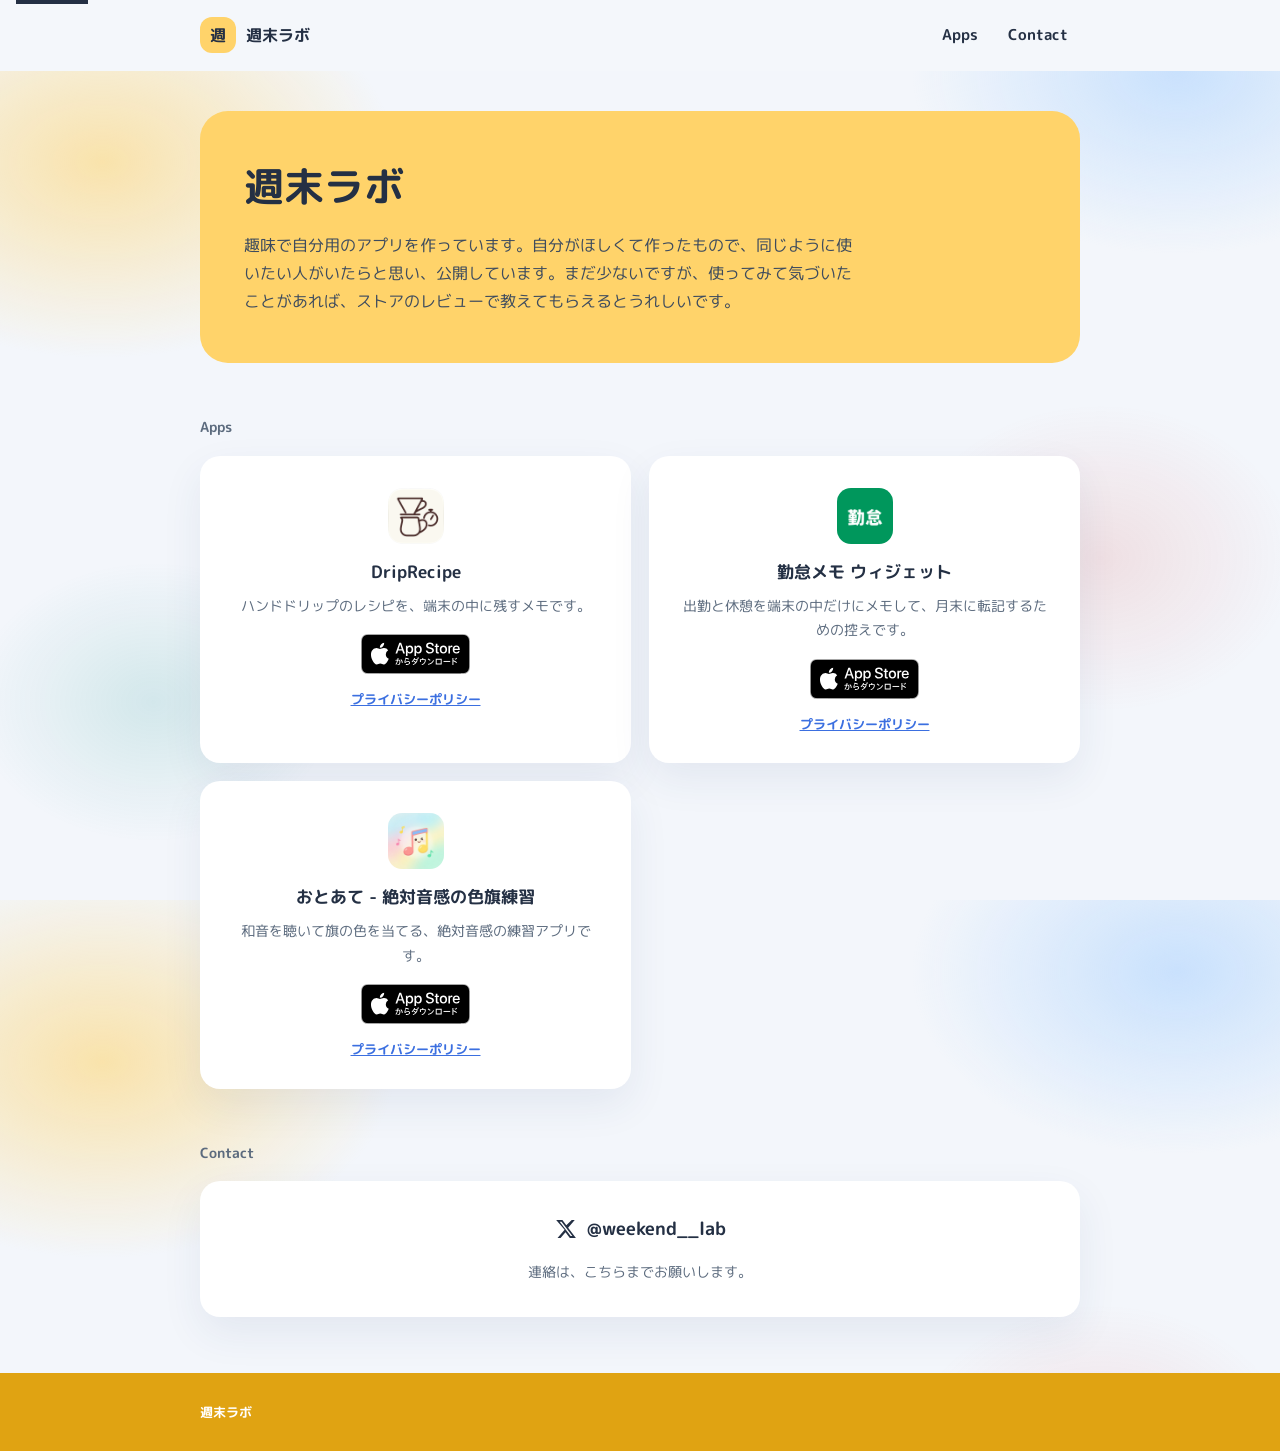
<file: index.html>
<!doctype html>
<html lang="ja">
  <head>
    <meta charset="utf-8" />
    <meta name="viewport" content="width=device-width, initial-scale=1" />
    <title>週末ラボ</title>
    <meta
      name="description"
      content="週末ラボ が個人で作っているアプリの紹介とサポートです。自分が使いたくて作ったものを公開しています。"
    />
    <link rel="icon" href="favicon.svg" type="image/svg+xml" />
    <link rel="preconnect" href="https://fonts.googleapis.com" />
    <link rel="preconnect" href="https://fonts.gstatic.com" crossorigin />
    <link
      href="https://fonts.googleapis.com/css2?family=M+PLUS+Rounded+1c:wght@400;500;700&display=swap"
      rel="stylesheet"
    />
    <link rel="stylesheet" href="css/site.css" />
  </head>
  <body>
    <a class="skip" href="#main">本文へ</a>
    <header class="nav">
      <a class="brand" href="index.html">
        <span class="brand-mark">週</span>
        週末ラボ
      </a>
      <nav class="nav-links" aria-label="サイト">
        <a href="#apps">Apps</a>
        <a href="#contact">Contact</a>
      </nav>
    </header>
    <main id="main" class="wrap">
      <section class="hero" id="about">
        <h1>週末ラボ</h1>
        <p class="lede">
          趣味で自分用のアプリを作っています。自分がほしくて作ったもので、同じように使いたい人がいたらと思い、公開しています。まだ少ないですが、使ってみて気づいたことがあれば、ストアのレビューで教えてもらえるとうれしいです。
        </p>
      </section>

      <p class="section-label" id="apps"><span>Apps</span></p>
      <div class="app-grid" data-app-grid></div>
      <p class="section-label" id="contact"><span>Contact</span></p>
      <section class="contact-card">
        <a class="contact-x" href="https://x.com/weekend__lab">
          <svg viewBox="0 0 24 24" aria-hidden="true">
            <path d="M18.244 2.25h3.308l-7.227 8.26 8.502 11.24H16.17l-4.714-6.231-5.401 6.231H2.744l7.727-8.835L1.254 2.25H8.08l4.253 5.622L18.244 2.25zm-1.161 17.52h1.833L7.084 4.126H5.117L17.083 19.77z" />
          </svg>
          <span>@weekend__lab</span>
        </a>
        <p>連絡は、こちらまでお願いします。</p>
      </section>
      <noscript>
        <p>アプリのカードを表示するには JavaScript を有効にしてください。</p>
        <p>
          <a href="driprecipe/">DripRecipe</a> ·
          <a href="kintai/">勤怠メモ ウィジェット</a> ·
          <a href="otoate/">おとあて - 絶対音感の色旗練習</a>
        </p>
      </noscript>
    </main>
    <footer class="site-footer">
      <div>
        <strong>週末ラボ</strong>
      </div>
    </footer>
    <script src="js/apps.js"></script>
  </body>
</html>
</file>
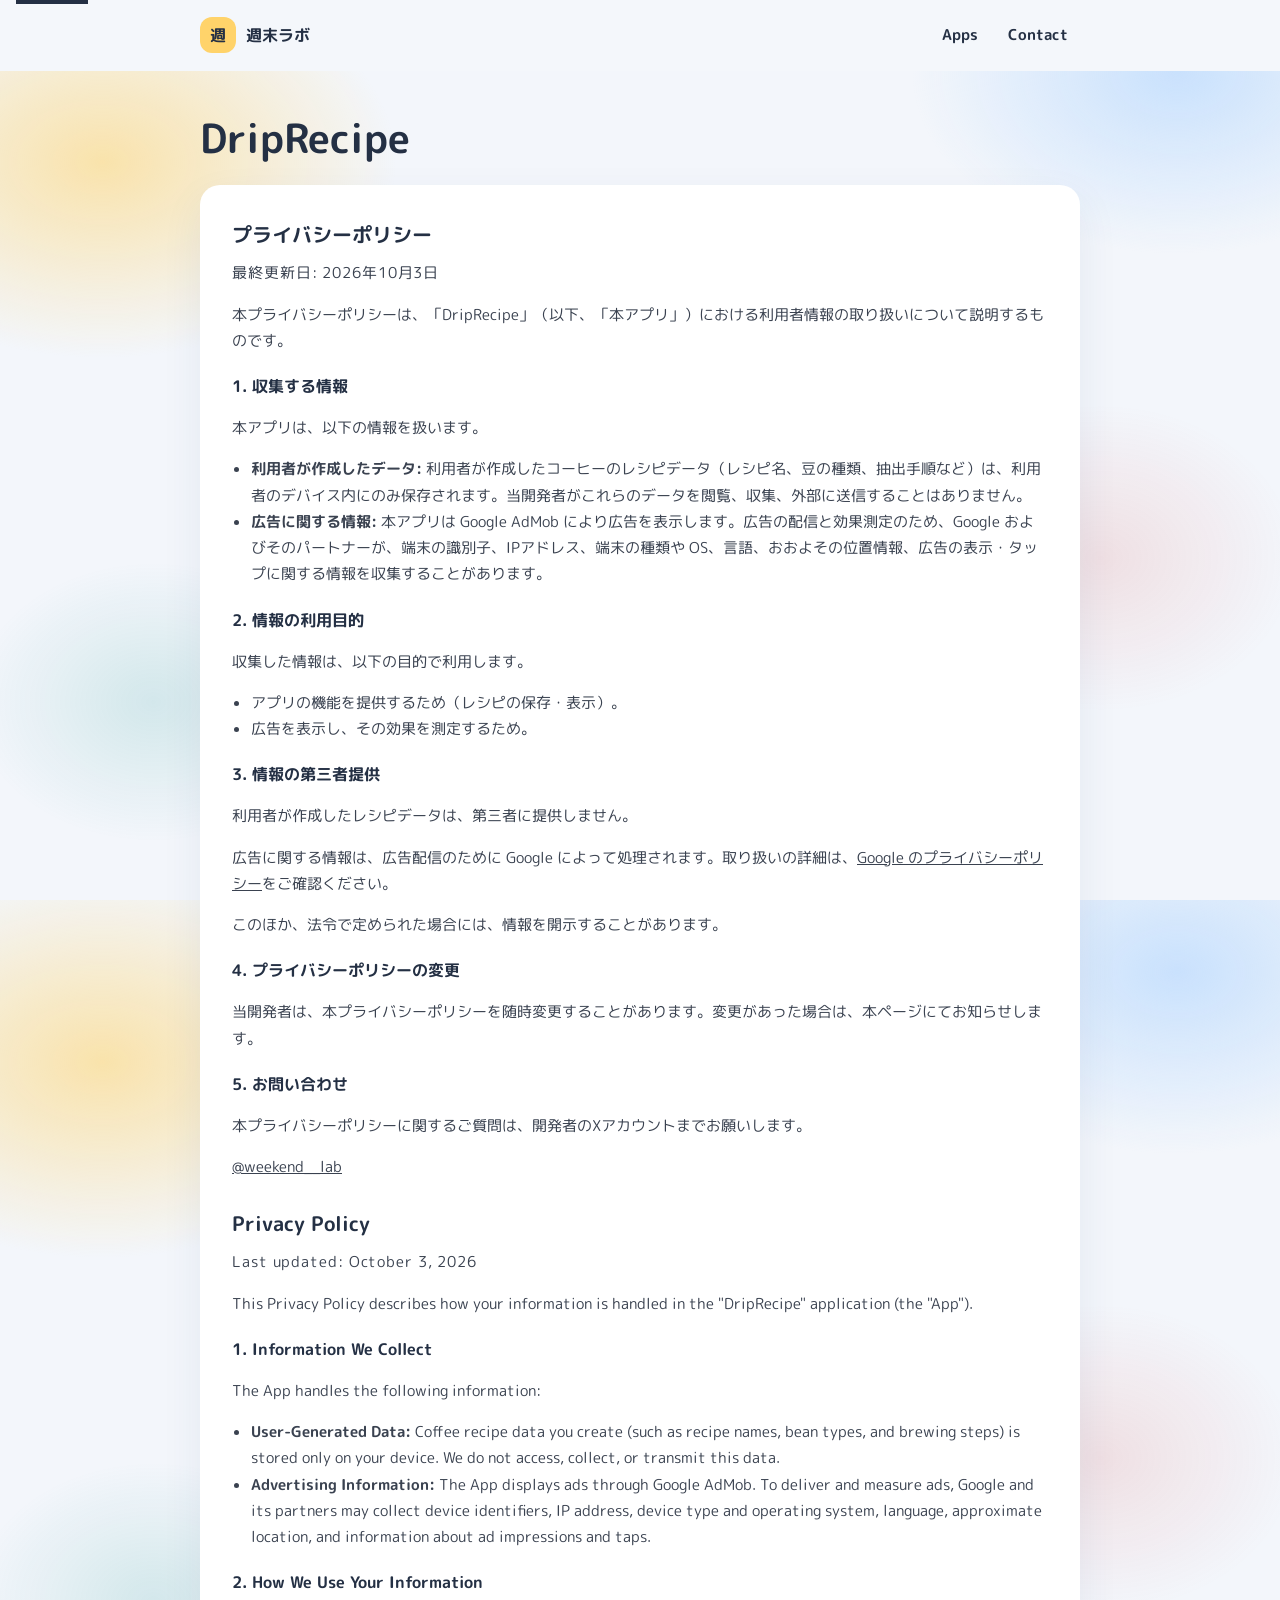
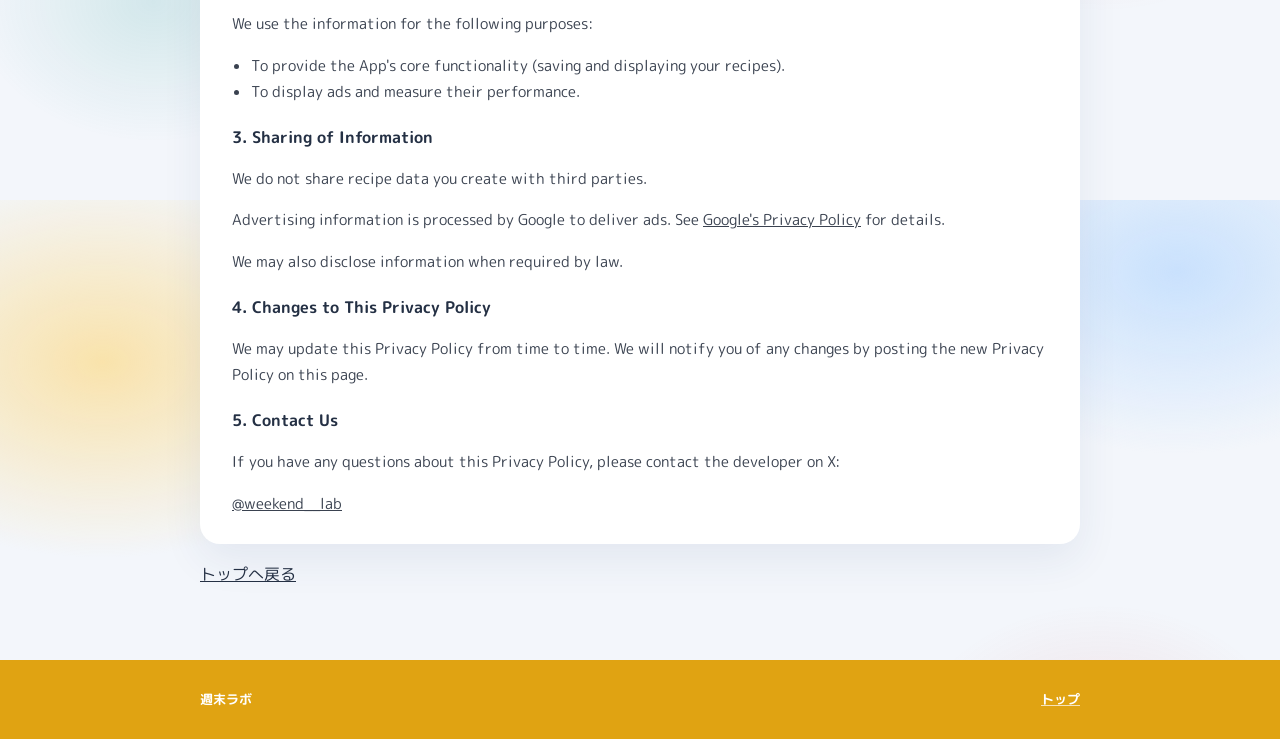
<file: driprecipe/index.html>
<!doctype html>
<html lang="ja">
  <head>
    <meta charset="utf-8" />
    <meta name="viewport" content="width=device-width, initial-scale=1" />
    <title>DripRecipe — 週末ラボ</title>
    <meta name="description" content="DripRecipe のプライバシーポリシーです。" />
    <link rel="icon" href="../favicon.svg" type="image/svg+xml" />
    <link rel="preconnect" href="https://fonts.googleapis.com" />
    <link rel="preconnect" href="https://fonts.gstatic.com" crossorigin />
    <link
      href="https://fonts.googleapis.com/css2?family=M+PLUS+Rounded+1c:wght@400;500;700&display=swap"
      rel="stylesheet"
    />
    <link rel="stylesheet" href="../css/site.css" />
  </head>
  <body>
    <a class="skip" href="#main">本文へ</a>
    <header class="nav">
      <a class="brand" href="../index.html">
        <span class="brand-mark">週</span>
        週末ラボ
      </a>
      <nav class="nav-links" aria-label="サイト">
        <a href="../index.html#apps">Apps</a>
        <a href="../index.html#contact">Contact</a>
      </nav>
    </header>
    <main id="main" class="wrap">
      <h1>DripRecipe</h1>
      <article class="doc-block" id="privacy">
        <h2>プライバシーポリシー</h2>
        <p class="meta-line">最終更新日: 2026年10月3日</p>
        <p>本プライバシーポリシーは、「DripRecipe」（以下、「本アプリ」）における利用者情報の取り扱いについて説明するものです。</p>
        <h3>1. 収集する情報</h3>
        <p>本アプリは、以下の情報を扱います。</p>
        <ul>
          <li><strong>利用者が作成したデータ:</strong> 利用者が作成したコーヒーのレシピデータ（レシピ名、豆の種類、抽出手順など）は、利用者のデバイス内にのみ保存されます。当開発者がこれらのデータを閲覧、収集、外部に送信することはありません。</li>
          <li><strong>広告に関する情報:</strong> 本アプリは Google AdMob により広告を表示します。広告の配信と効果測定のため、Google およびそのパートナーが、端末の識別子、IPアドレス、端末の種類や OS、言語、おおよその位置情報、広告の表示・タップに関する情報を収集することがあります。</li>
        </ul>
        <h3>2. 情報の利用目的</h3>
        <p>収集した情報は、以下の目的で利用します。</p>
        <ul>
          <li>アプリの機能を提供するため（レシピの保存・表示）。</li>
          <li>広告を表示し、その効果を測定するため。</li>
        </ul>
        <h3>3. 情報の第三者提供</h3>
        <p>利用者が作成したレシピデータは、第三者に提供しません。</p>
        <p>広告に関する情報は、広告配信のために Google によって処理されます。取り扱いの詳細は、<a href="https://policies.google.com/privacy">Google のプライバシーポリシー</a>をご確認ください。</p>
        <p>このほか、法令で定められた場合には、情報を開示することがあります。</p>
        <h3>4. プライバシーポリシーの変更</h3>
        <p>当開発者は、本プライバシーポリシーを随時変更することがあります。変更があった場合は、本ページにてお知らせします。</p>
        <h3>5. お問い合わせ</h3>
        <p>本プライバシーポリシーに関するご質問は、開発者のXアカウントまでお願いします。</p>
        <p><a href="https://x.com/weekend__lab">@weekend__lab</a></p>
        <h2>Privacy Policy</h2>
        <p class="meta-line">Last updated: October 3, 2026</p>
        <p>This Privacy Policy describes how your information is handled in the "DripRecipe" application (the "App").</p>
        <h3>1. Information We Collect</h3>
        <p>The App handles the following information:</p>
        <ul>
          <li><strong>User-Generated Data:</strong> Coffee recipe data you create (such as recipe names, bean types, and brewing steps) is stored only on your device. We do not access, collect, or transmit this data.</li>
          <li><strong>Advertising Information:</strong> The App displays ads through Google AdMob. To deliver and measure ads, Google and its partners may collect device identifiers, IP address, device type and operating system, language, approximate location, and information about ad impressions and taps.</li>
        </ul>
        <h3>2. How We Use Your Information</h3>
        <p>We use the information for the following purposes:</p>
        <ul>
          <li>To provide the App's core functionality (saving and displaying your recipes).</li>
          <li>To display ads and measure their performance.</li>
        </ul>
        <h3>3. Sharing of Information</h3>
        <p>We do not share recipe data you create with third parties.</p>
        <p>Advertising information is processed by Google to deliver ads. See <a href="https://policies.google.com/privacy">Google's Privacy Policy</a> for details.</p>
        <p>We may also disclose information when required by law.</p>
        <h3>4. Changes to This Privacy Policy</h3>
        <p>We may update this Privacy Policy from time to time. We will notify you of any changes by posting the new Privacy Policy on this page.</p>
        <h3>5. Contact Us</h3>
        <p>If you have any questions about this Privacy Policy, please contact the developer on X:</p>
        <p><a href="https://x.com/weekend__lab">@weekend__lab</a></p>
      </article>
      <p><a href="../index.html">トップへ戻る</a></p>
    </main>
    <footer class="site-footer">
      <div><strong>週末ラボ</strong></div>
      <div class="footer-links"><a href="../index.html">トップ</a></div>
    </footer>
  </body>
</html>
</file>
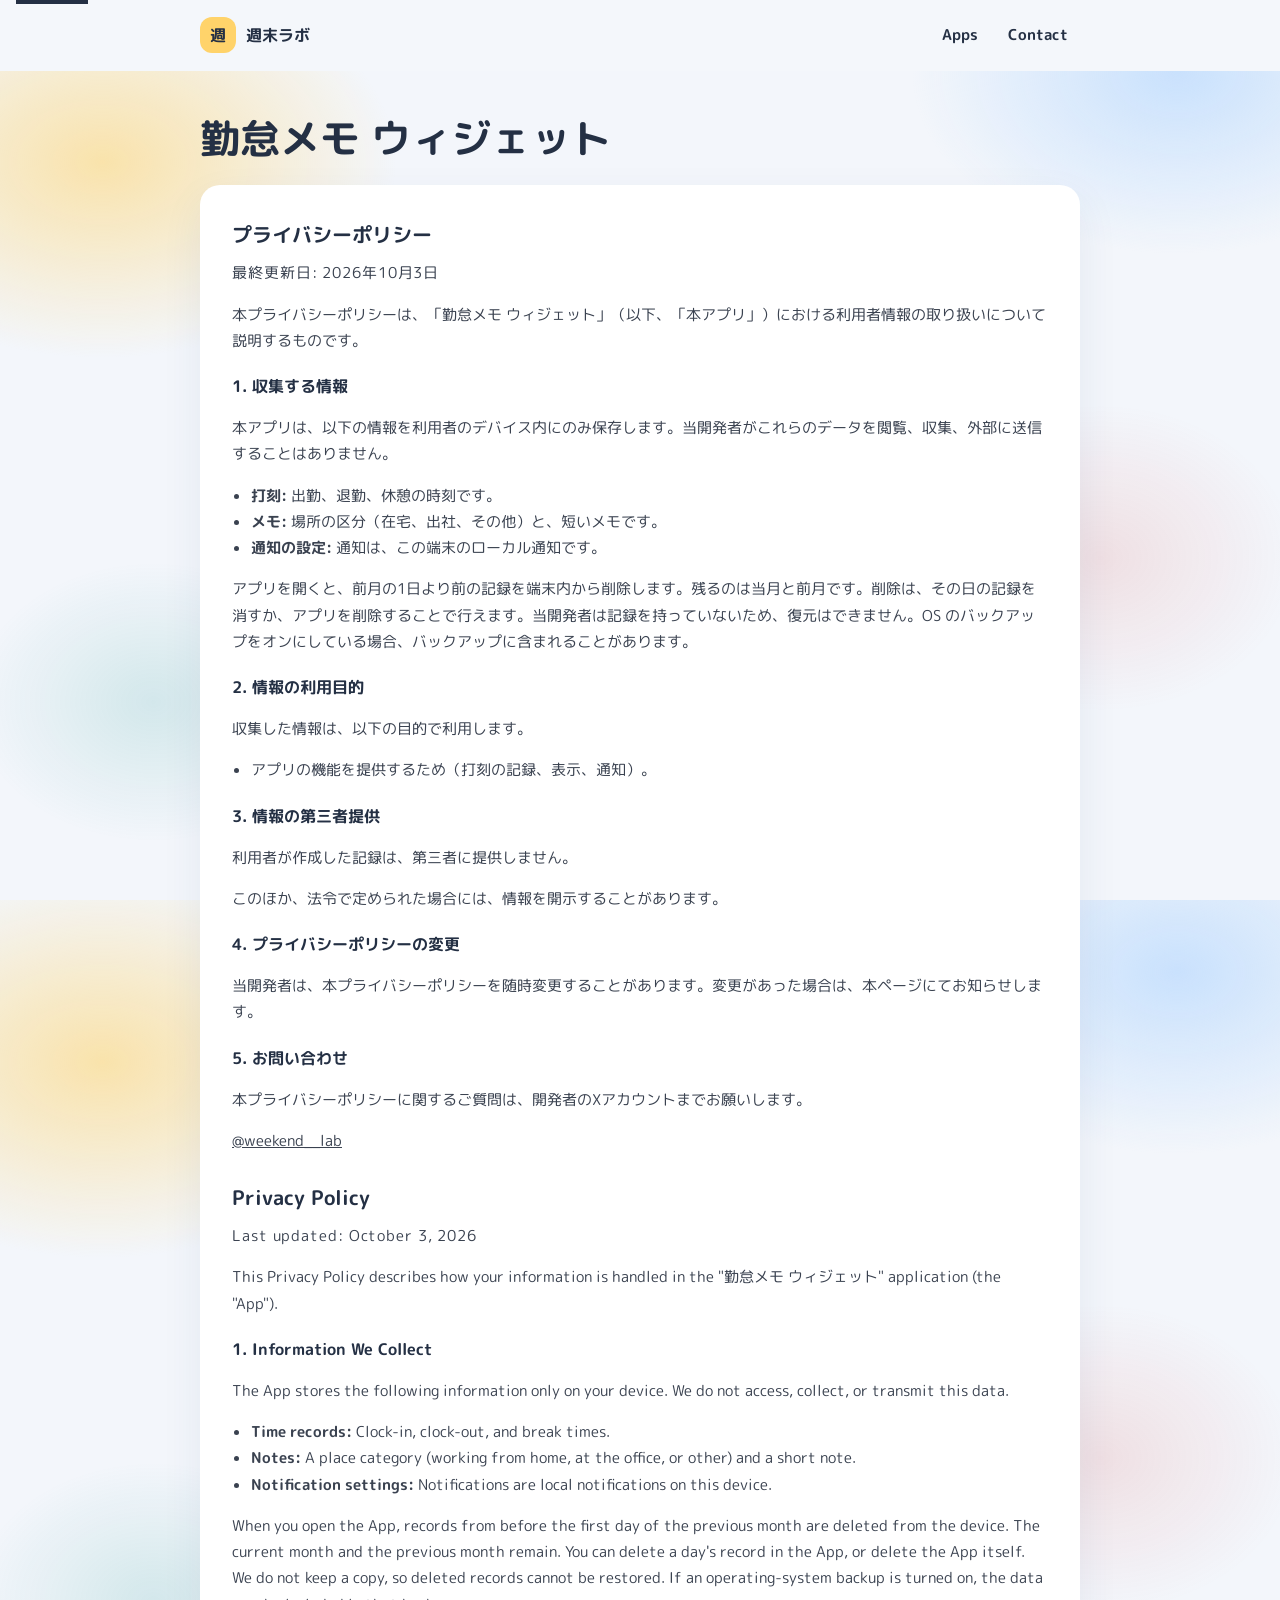
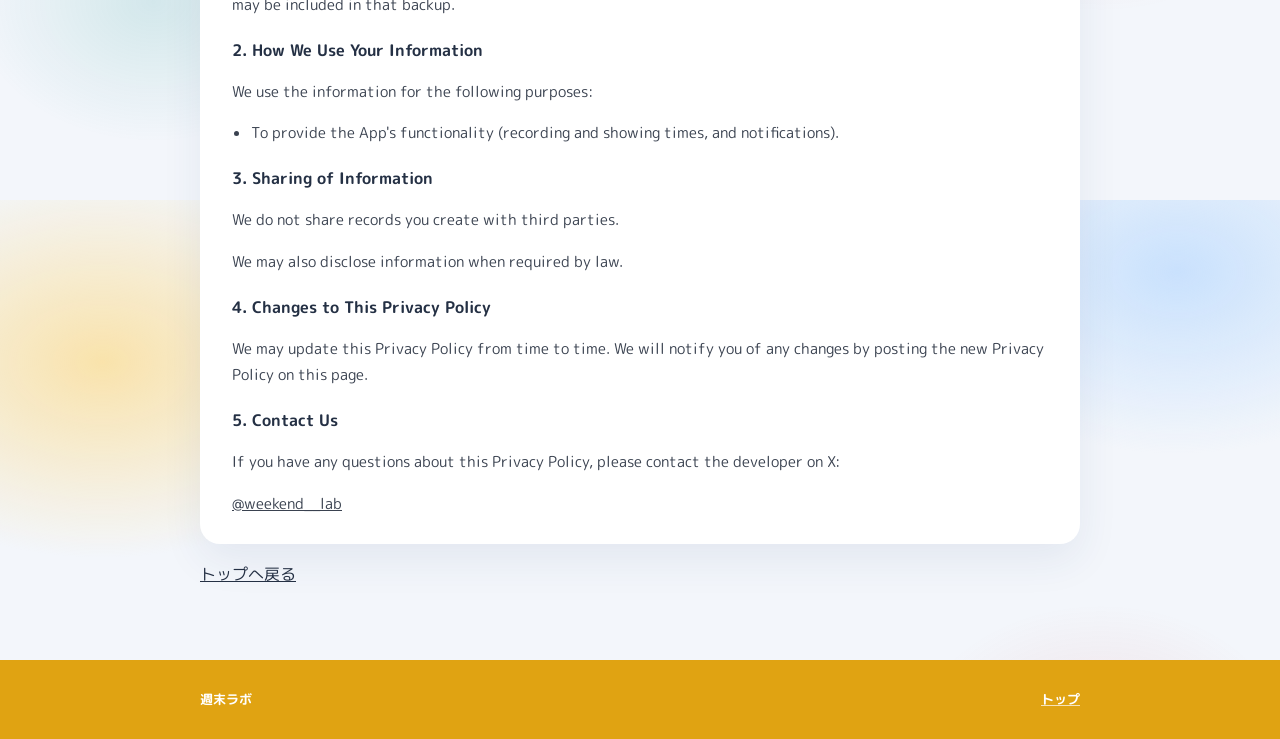
<file: kintai/index.html>
<!doctype html>
<html lang="ja">
  <head>
    <meta charset="utf-8" />
    <meta name="viewport" content="width=device-width, initial-scale=1" />
    <title>勤怠メモ ウィジェット — 週末ラボ</title>
    <meta name="description" content="勤怠メモ ウィジェットのプライバシーポリシーです。" />
    <link rel="icon" href="../favicon.svg" type="image/svg+xml" />
    <link rel="preconnect" href="https://fonts.googleapis.com" />
    <link rel="preconnect" href="https://fonts.gstatic.com" crossorigin />
    <link
      href="https://fonts.googleapis.com/css2?family=M+PLUS+Rounded+1c:wght@400;500;700&display=swap"
      rel="stylesheet"
    />
    <link rel="stylesheet" href="../css/site.css" />
  </head>
  <body>
    <a class="skip" href="#main">本文へ</a>
    <header class="nav">
      <a class="brand" href="../index.html">
        <span class="brand-mark">週</span>
        週末ラボ
      </a>
      <nav class="nav-links" aria-label="サイト">
        <a href="../index.html#apps">Apps</a>
        <a href="../index.html#contact">Contact</a>
      </nav>
    </header>
    <main id="main" class="wrap">
      <h1>勤怠メモ ウィジェット</h1>
      <article class="doc-block" id="privacy">
        <h2>プライバシーポリシー</h2>
        <p class="meta-line">最終更新日: 2026年10月3日</p>
        <p>本プライバシーポリシーは、「勤怠メモ ウィジェット」（以下、「本アプリ」）における利用者情報の取り扱いについて説明するものです。</p>
        <h3>1. 収集する情報</h3>
        <p>本アプリは、以下の情報を利用者のデバイス内にのみ保存します。当開発者がこれらのデータを閲覧、収集、外部に送信することはありません。</p>
        <ul>
          <li><strong>打刻:</strong> 出勤、退勤、休憩の時刻です。</li>
          <li><strong>メモ:</strong> 場所の区分（在宅、出社、その他）と、短いメモです。</li>
          <li><strong>通知の設定:</strong> 通知は、この端末のローカル通知です。</li>
        </ul>
        <p>アプリを開くと、前月の1日より前の記録を端末内から削除します。残るのは当月と前月です。削除は、その日の記録を消すか、アプリを削除することで行えます。当開発者は記録を持っていないため、復元はできません。OS のバックアップをオンにしている場合、バックアップに含まれることがあります。</p>
        <h3>2. 情報の利用目的</h3>
        <p>収集した情報は、以下の目的で利用します。</p>
        <ul>
          <li>アプリの機能を提供するため（打刻の記録、表示、通知）。</li>
        </ul>
        <h3>3. 情報の第三者提供</h3>
        <p>利用者が作成した記録は、第三者に提供しません。</p>
        <p>このほか、法令で定められた場合には、情報を開示することがあります。</p>
        <h3>4. プライバシーポリシーの変更</h3>
        <p>当開発者は、本プライバシーポリシーを随時変更することがあります。変更があった場合は、本ページにてお知らせします。</p>
        <h3>5. お問い合わせ</h3>
        <p>本プライバシーポリシーに関するご質問は、開発者のXアカウントまでお願いします。</p>
        <p><a href="https://x.com/weekend__lab">@weekend__lab</a></p>
        <h2>Privacy Policy</h2>
        <p class="meta-line">Last updated: October 3, 2026</p>
        <p>This Privacy Policy describes how your information is handled in the "勤怠メモ ウィジェット" application (the "App").</p>
        <h3>1. Information We Collect</h3>
        <p>The App stores the following information only on your device. We do not access, collect, or transmit this data.</p>
        <ul>
          <li><strong>Time records:</strong> Clock-in, clock-out, and break times.</li>
          <li><strong>Notes:</strong> A place category (working from home, at the office, or other) and a short note.</li>
          <li><strong>Notification settings:</strong> Notifications are local notifications on this device.</li>
        </ul>
        <p>When you open the App, records from before the first day of the previous month are deleted from the device. The current month and the previous month remain. You can delete a day's record in the App, or delete the App itself. We do not keep a copy, so deleted records cannot be restored. If an operating-system backup is turned on, the data may be included in that backup.</p>
        <h3>2. How We Use Your Information</h3>
        <p>We use the information for the following purposes:</p>
        <ul>
          <li>To provide the App's functionality (recording and showing times, and notifications).</li>
        </ul>
        <h3>3. Sharing of Information</h3>
        <p>We do not share records you create with third parties.</p>
        <p>We may also disclose information when required by law.</p>
        <h3>4. Changes to This Privacy Policy</h3>
        <p>We may update this Privacy Policy from time to time. We will notify you of any changes by posting the new Privacy Policy on this page.</p>
        <h3>5. Contact Us</h3>
        <p>If you have any questions about this Privacy Policy, please contact the developer on X:</p>
        <p><a href="https://x.com/weekend__lab">@weekend__lab</a></p>
      </article>
      <p><a href="../index.html">トップへ戻る</a></p>
    </main>
    <footer class="site-footer">
      <div><strong>週末ラボ</strong></div>
      <div class="footer-links"><a href="../index.html">トップ</a></div>
    </footer>
  </body>
</html>
</file>
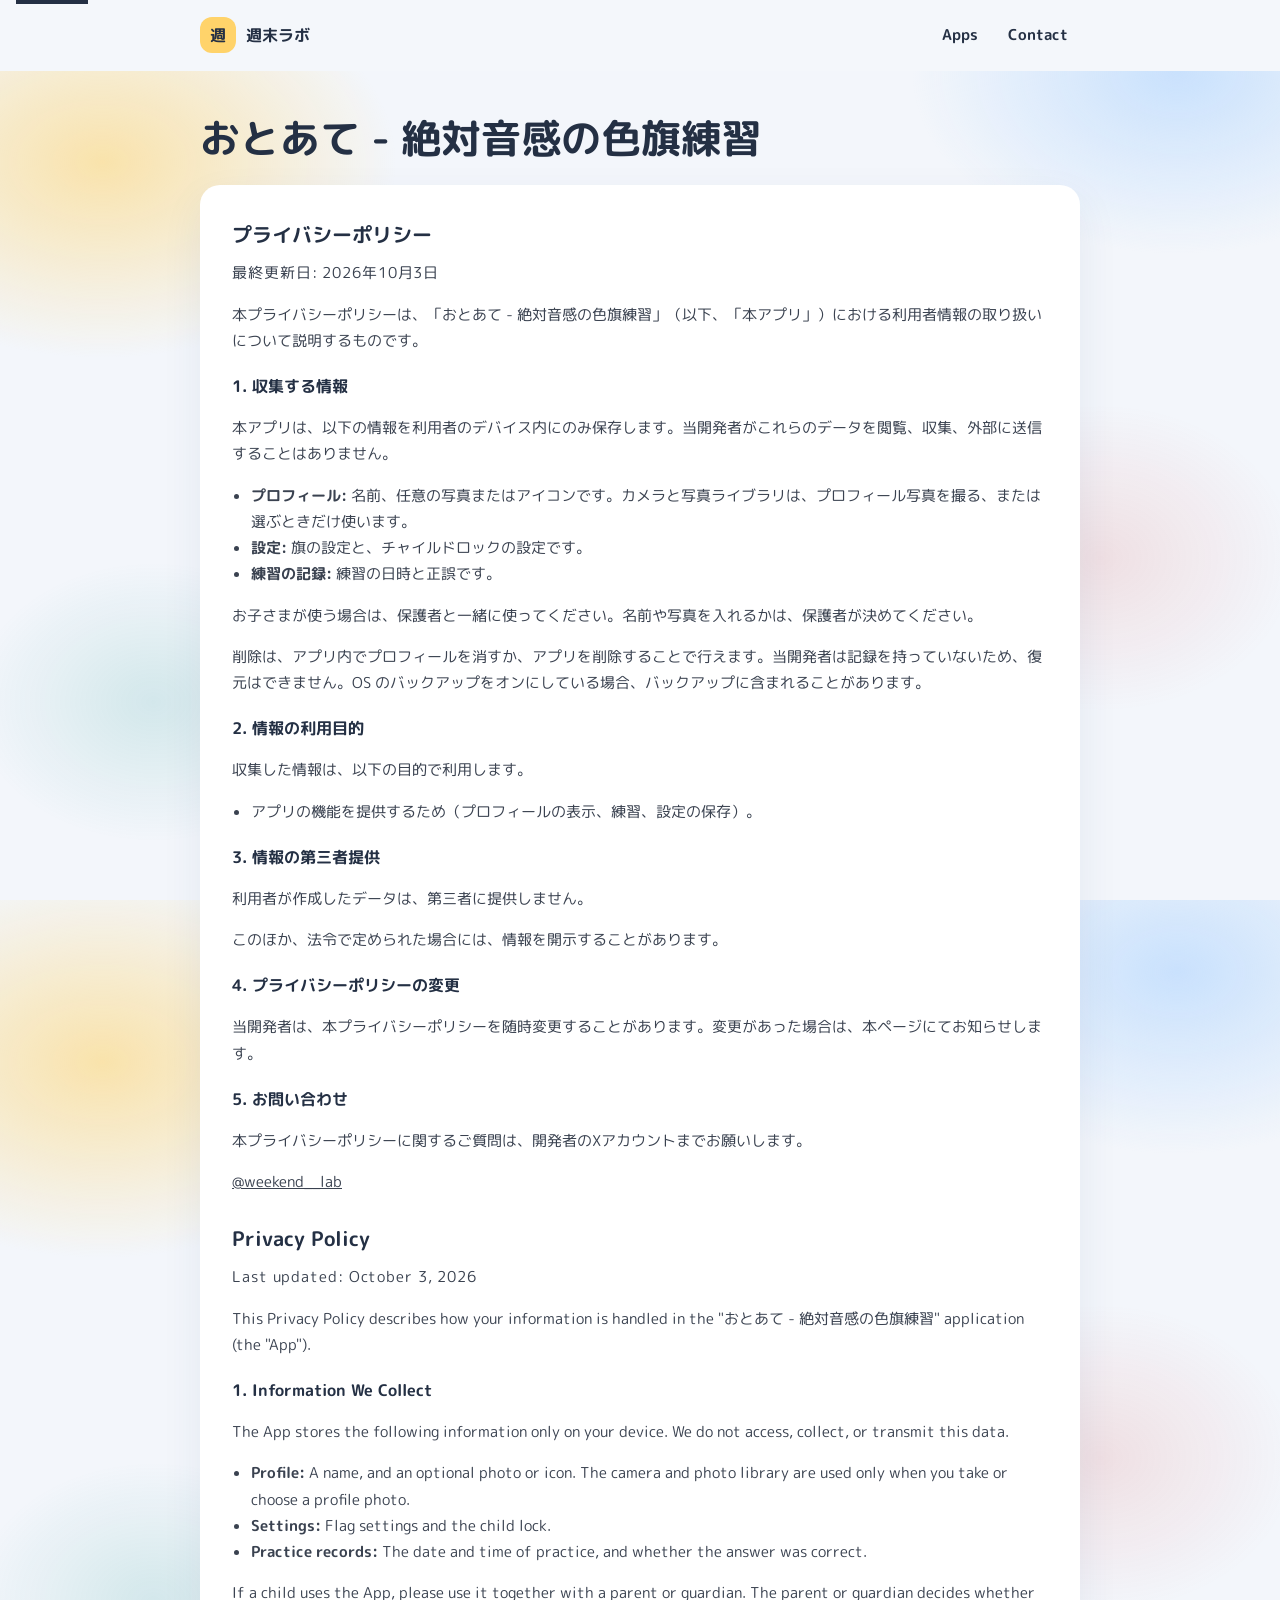
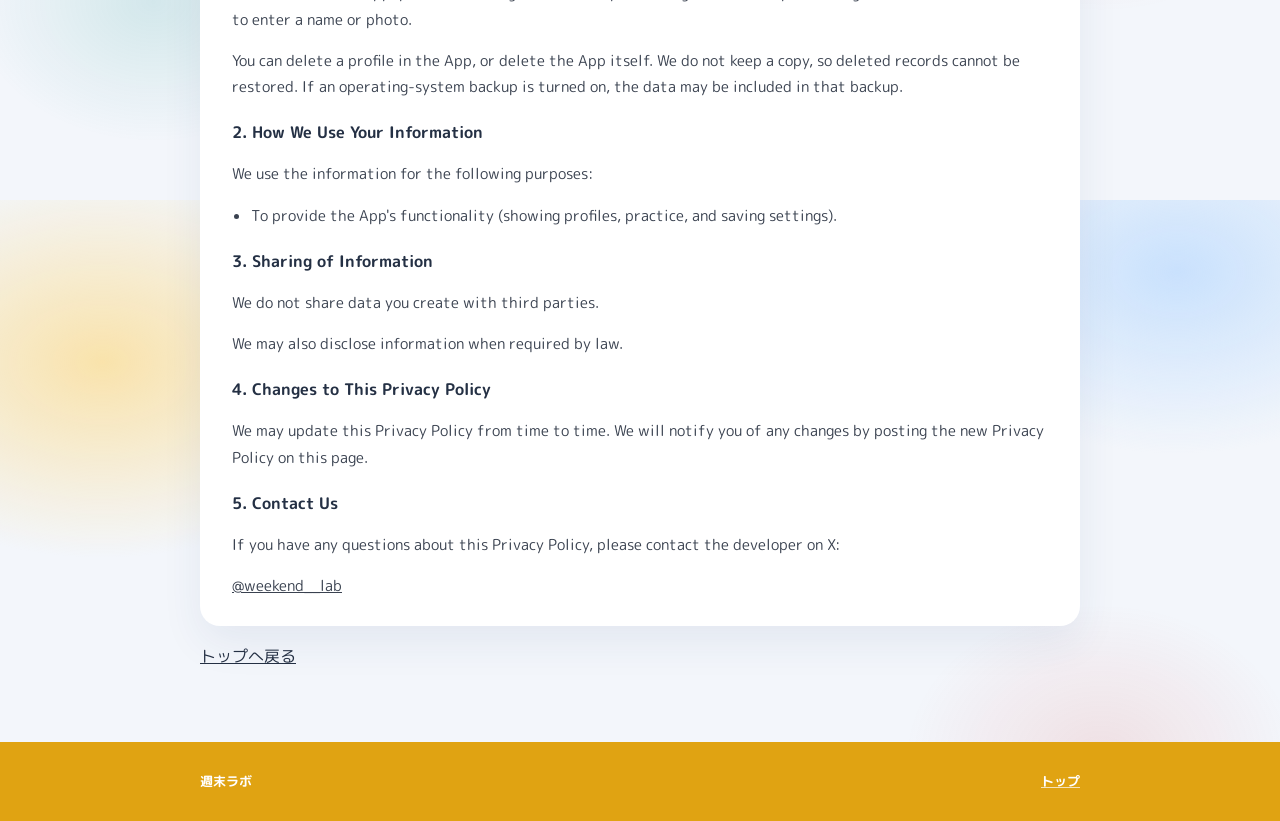
<file: otoate/index.html>
<!doctype html>
<html lang="ja">
  <head>
    <meta charset="utf-8" />
    <meta name="viewport" content="width=device-width, initial-scale=1" />
    <title>おとあて - 絶対音感の色旗練習 — 週末ラボ</title>
    <meta name="description" content="おとあて - 絶対音感の色旗練習のプライバシーポリシーです。" />
    <link rel="icon" href="../favicon.svg" type="image/svg+xml" />
    <link rel="preconnect" href="https://fonts.googleapis.com" />
    <link rel="preconnect" href="https://fonts.gstatic.com" crossorigin />
    <link
      href="https://fonts.googleapis.com/css2?family=M+PLUS+Rounded+1c:wght@400;500;700&display=swap"
      rel="stylesheet"
    />
    <link rel="stylesheet" href="../css/site.css" />
  </head>
  <body>
    <a class="skip" href="#main">本文へ</a>
    <header class="nav">
      <a class="brand" href="../index.html">
        <span class="brand-mark">週</span>
        週末ラボ
      </a>
      <nav class="nav-links" aria-label="サイト">
        <a href="../index.html#apps">Apps</a>
        <a href="../index.html#contact">Contact</a>
      </nav>
    </header>
    <main id="main" class="wrap">
      <h1>おとあて - 絶対音感の色旗練習</h1>
      <article class="doc-block" id="privacy">
        <h2>プライバシーポリシー</h2>
        <p class="meta-line">最終更新日: 2026年10月3日</p>
        <p>本プライバシーポリシーは、「おとあて - 絶対音感の色旗練習」（以下、「本アプリ」）における利用者情報の取り扱いについて説明するものです。</p>
        <h3>1. 収集する情報</h3>
        <p>本アプリは、以下の情報を利用者のデバイス内にのみ保存します。当開発者がこれらのデータを閲覧、収集、外部に送信することはありません。</p>
        <ul>
          <li><strong>プロフィール:</strong> 名前、任意の写真またはアイコンです。カメラと写真ライブラリは、プロフィール写真を撮る、または選ぶときだけ使います。</li>
          <li><strong>設定:</strong> 旗の設定と、チャイルドロックの設定です。</li>
          <li><strong>練習の記録:</strong> 練習の日時と正誤です。</li>
        </ul>
        <p>お子さまが使う場合は、保護者と一緒に使ってください。名前や写真を入れるかは、保護者が決めてください。</p>
        <p>削除は、アプリ内でプロフィールを消すか、アプリを削除することで行えます。当開発者は記録を持っていないため、復元はできません。OS のバックアップをオンにしている場合、バックアップに含まれることがあります。</p>
        <h3>2. 情報の利用目的</h3>
        <p>収集した情報は、以下の目的で利用します。</p>
        <ul>
          <li>アプリの機能を提供するため（プロフィールの表示、練習、設定の保存）。</li>
        </ul>
        <h3>3. 情報の第三者提供</h3>
        <p>利用者が作成したデータは、第三者に提供しません。</p>
        <p>このほか、法令で定められた場合には、情報を開示することがあります。</p>
        <h3>4. プライバシーポリシーの変更</h3>
        <p>当開発者は、本プライバシーポリシーを随時変更することがあります。変更があった場合は、本ページにてお知らせします。</p>
        <h3>5. お問い合わせ</h3>
        <p>本プライバシーポリシーに関するご質問は、開発者のXアカウントまでお願いします。</p>
        <p><a href="https://x.com/weekend__lab">@weekend__lab</a></p>
        <h2>Privacy Policy</h2>
        <p class="meta-line">Last updated: October 3, 2026</p>
        <p>This Privacy Policy describes how your information is handled in the "おとあて - 絶対音感の色旗練習" application (the "App").</p>
        <h3>1. Information We Collect</h3>
        <p>The App stores the following information only on your device. We do not access, collect, or transmit this data.</p>
        <ul>
          <li><strong>Profile:</strong> A name, and an optional photo or icon. The camera and photo library are used only when you take or choose a profile photo.</li>
          <li><strong>Settings:</strong> Flag settings and the child lock.</li>
          <li><strong>Practice records:</strong> The date and time of practice, and whether the answer was correct.</li>
        </ul>
        <p>If a child uses the App, please use it together with a parent or guardian. The parent or guardian decides whether to enter a name or photo.</p>
        <p>You can delete a profile in the App, or delete the App itself. We do not keep a copy, so deleted records cannot be restored. If an operating-system backup is turned on, the data may be included in that backup.</p>
        <h3>2. How We Use Your Information</h3>
        <p>We use the information for the following purposes:</p>
        <ul>
          <li>To provide the App's functionality (showing profiles, practice, and saving settings).</li>
        </ul>
        <h3>3. Sharing of Information</h3>
        <p>We do not share data you create with third parties.</p>
        <p>We may also disclose information when required by law.</p>
        <h3>4. Changes to This Privacy Policy</h3>
        <p>We may update this Privacy Policy from time to time. We will notify you of any changes by posting the new Privacy Policy on this page.</p>
        <h3>5. Contact Us</h3>
        <p>If you have any questions about this Privacy Policy, please contact the developer on X:</p>
        <p><a href="https://x.com/weekend__lab">@weekend__lab</a></p>
      </article>
      <p><a href="../index.html">トップへ戻る</a></p>
    </main>
    <footer class="site-footer">
      <div><strong>週末ラボ</strong></div>
      <div class="footer-links"><a href="../index.html">トップ</a></div>
    </footer>
  </body>
</html>
</file>
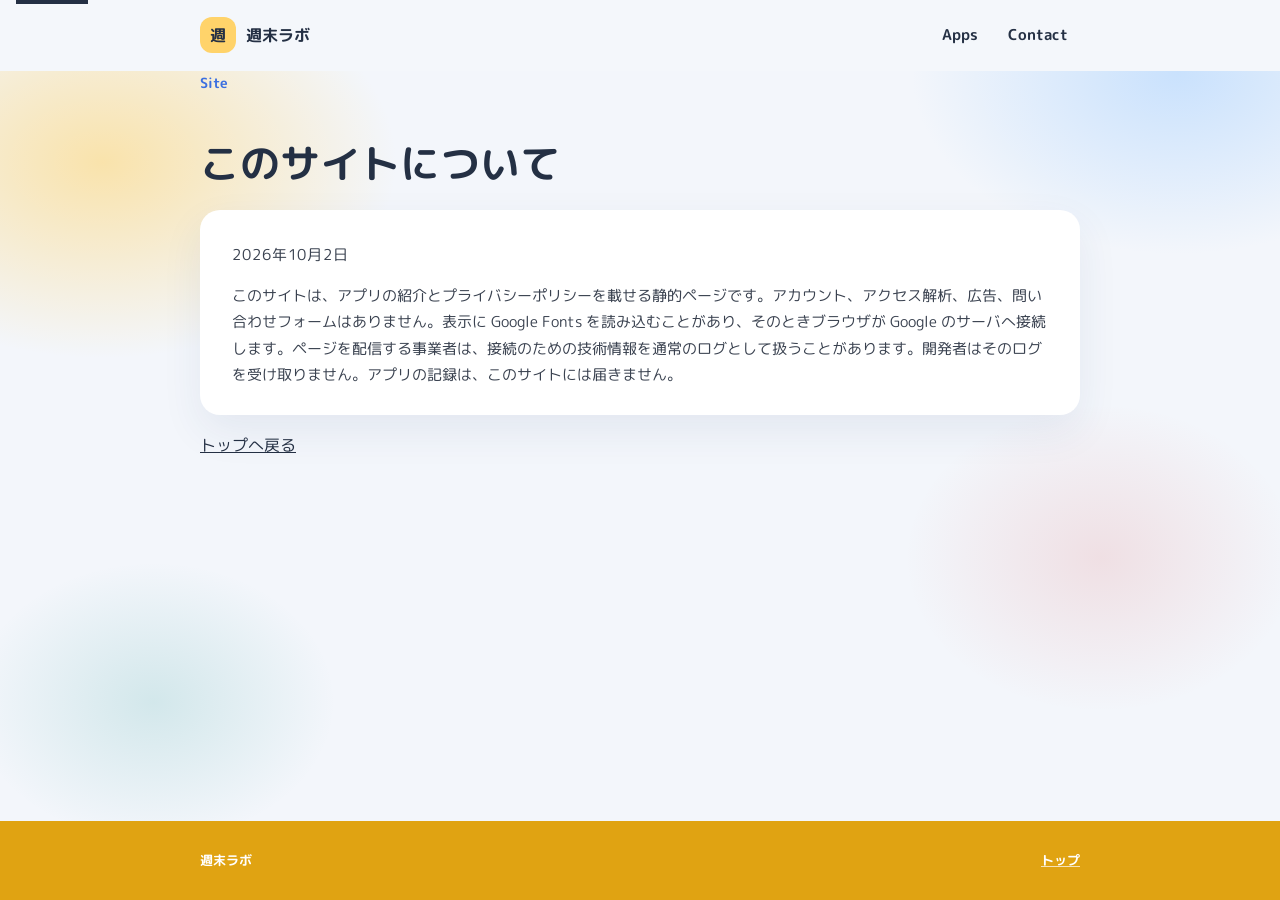
<file: privacy.html>
<!doctype html>
<html lang="ja">
  <head>
    <meta charset="utf-8" />
    <meta name="viewport" content="width=device-width, initial-scale=1" />
    <title>このサイトについて — 週末ラボ</title>
    <link rel="icon" href="favicon.svg" type="image/svg+xml" />
    <link rel="preconnect" href="https://fonts.googleapis.com" />
    <link rel="preconnect" href="https://fonts.gstatic.com" crossorigin />
    <link
      href="https://fonts.googleapis.com/css2?family=M+PLUS+Rounded+1c:wght@400;500;700&display=swap"
      rel="stylesheet"
    />
    <link rel="stylesheet" href="css/site.css" />
  </head>
  <body>
    <a class="skip" href="#main">本文へ</a>
    <header class="nav">
      <a class="brand" href="index.html">
        <span class="brand-mark">週</span>
        週末ラボ
      </a>
      <nav class="nav-links" aria-label="サイト">
        <a href="index.html#apps">Apps</a>
        <a href="index.html#contact">Contact</a>
      </nav>
    </header>
    <main id="main" class="wrap">
      <p class="kicker">Site</p>
      <h1>このサイトについて</h1>
      <article class="doc-block">
        <p class="meta-line">2026年10月2日</p>
        <p>
          このサイトは、アプリの紹介とプライバシーポリシーを載せる静的ページです。アカウント、アクセス解析、広告、問い合わせフォームはありません。表示に Google Fonts を読み込むことがあり、そのときブラウザが Google のサーバへ接続します。ページを配信する事業者は、接続のための技術情報を通常のログとして扱うことがあります。開発者はそのログを受け取りません。アプリの記録は、このサイトには届きません。
        </p>
      </article>
      <p><a href="index.html">トップへ戻る</a></p>
    </main>
    <footer class="site-footer">
      <div><strong>週末ラボ</strong></div>
      <div class="footer-links"><a href="index.html">トップ</a></div>
    </footer>
  </body>
</html>
</file>
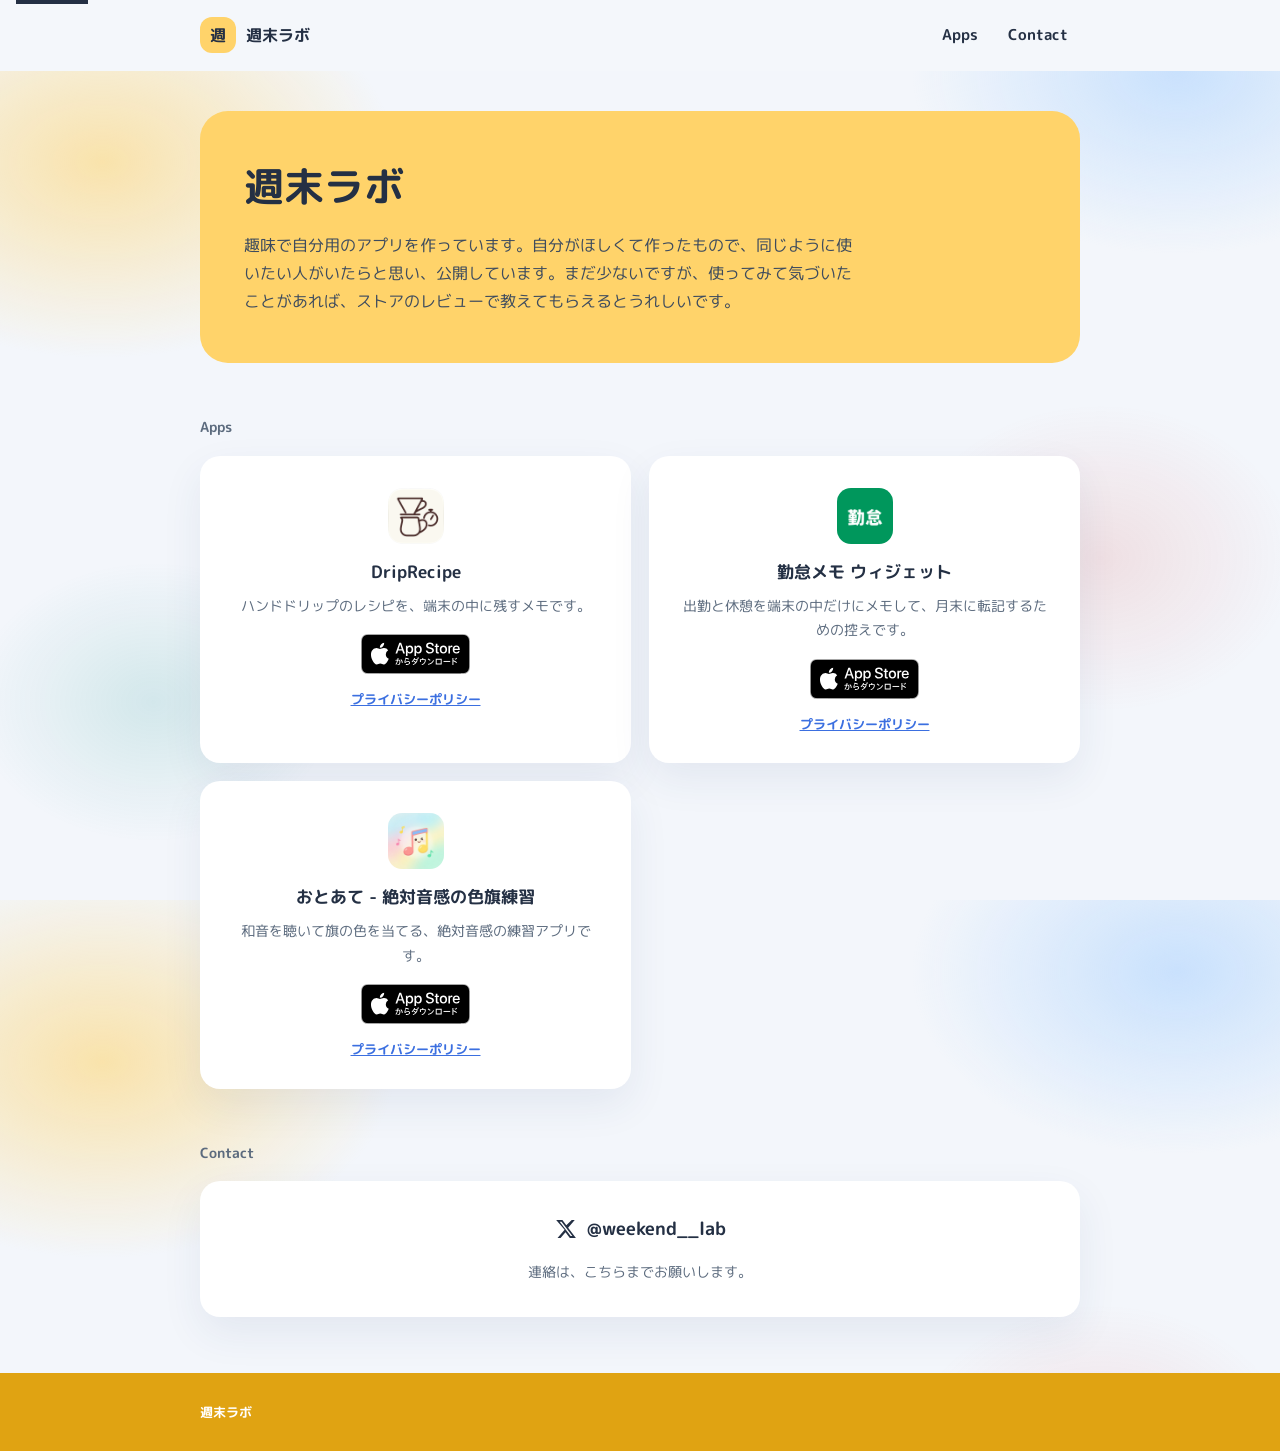
<file: support.html>
<!doctype html>
<html lang="ja">
  <head>
    <meta charset="utf-8" />
    <meta http-equiv="refresh" content="0; url=index.html#apps" />
    <link rel="canonical" href="index.html#apps" />
    <title>週末ラボ</title>
    <script>location.replace("index.html#apps");</script>
  </head>
  <body>
    <p><a href="index.html#apps">アプリの一覧へ</a></p>
  </body>
</html>
</file>
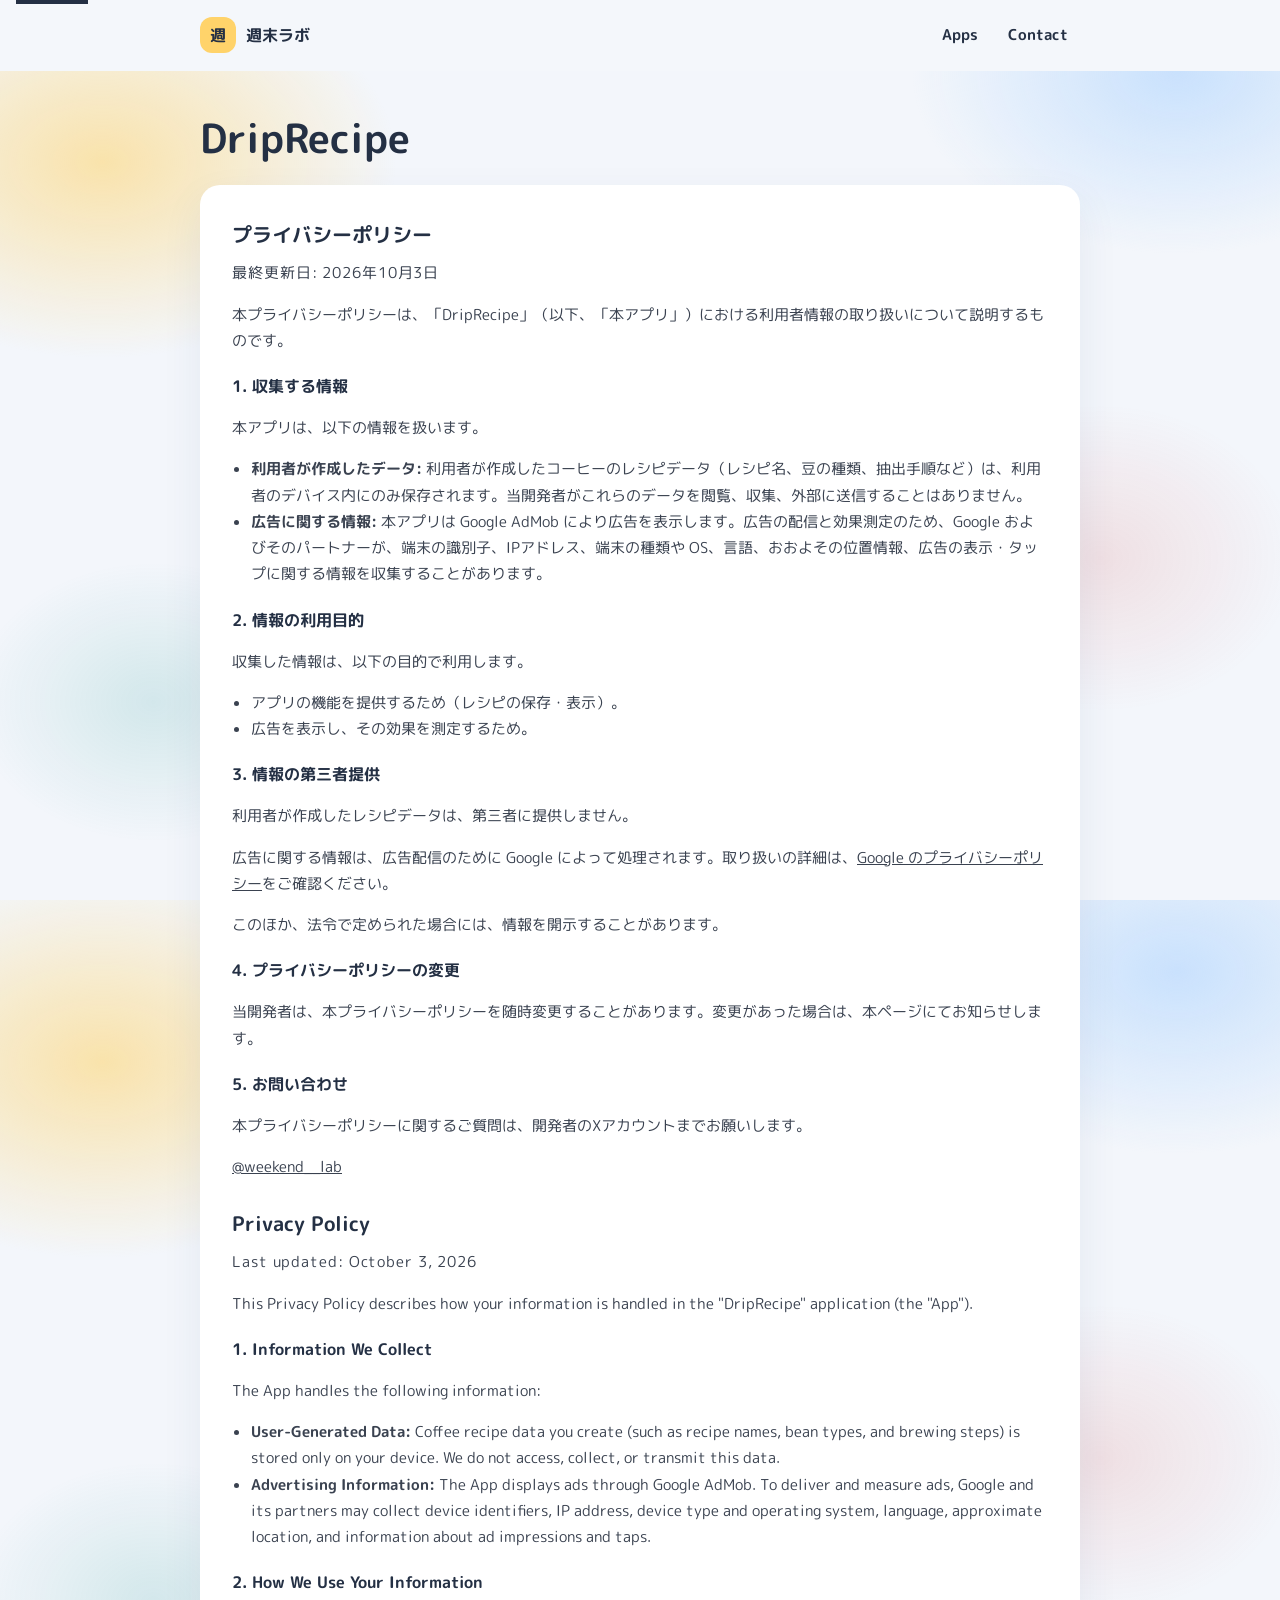
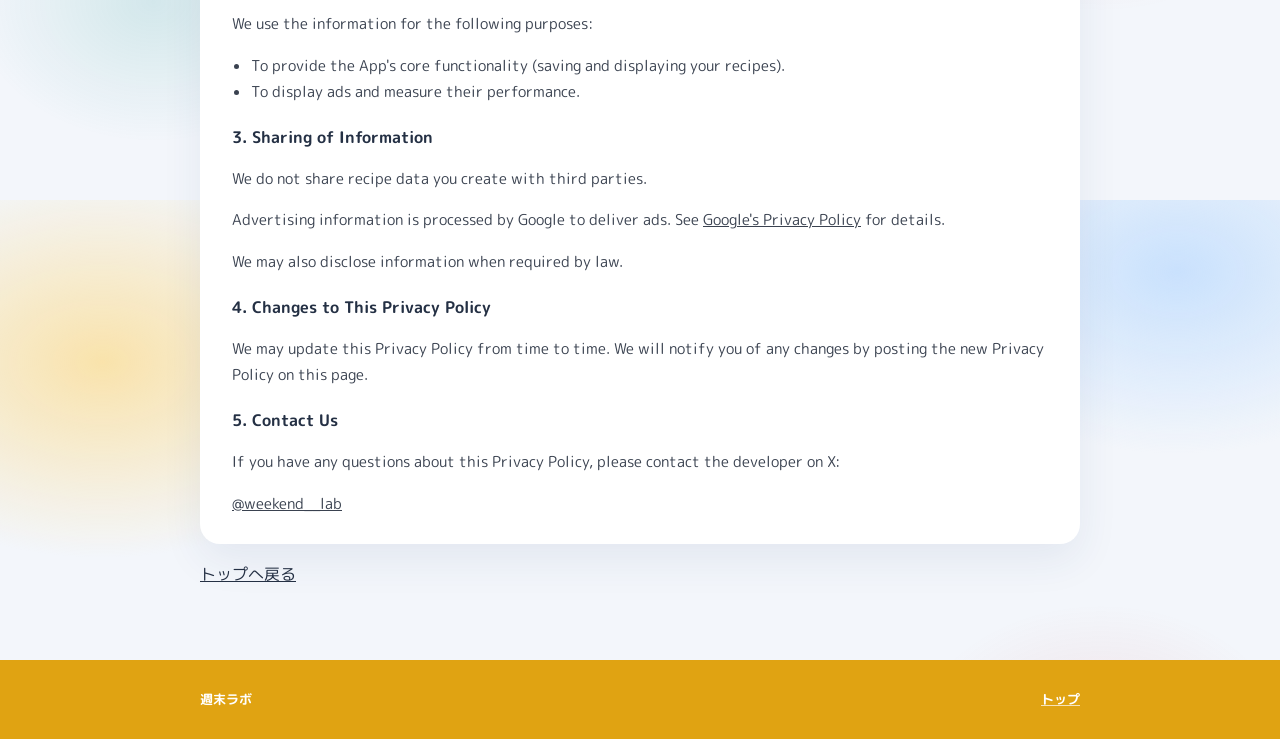
<file: driprecipe/privacy.html>
<!doctype html>
<html lang="ja">
  <head>
    <meta charset="utf-8" />
    <meta http-equiv="refresh" content="0; url=index.html#privacy" />
    <link rel="canonical" href="index.html#privacy" />
    <title>プライバシーポリシー — DripRecipe</title>
    <script>location.replace("index.html#privacy");</script>
  </head>
  <body>
    <p><a href="index.html#privacy">プライバシーポリシーへ</a></p>
  </body>
</html>
</file>
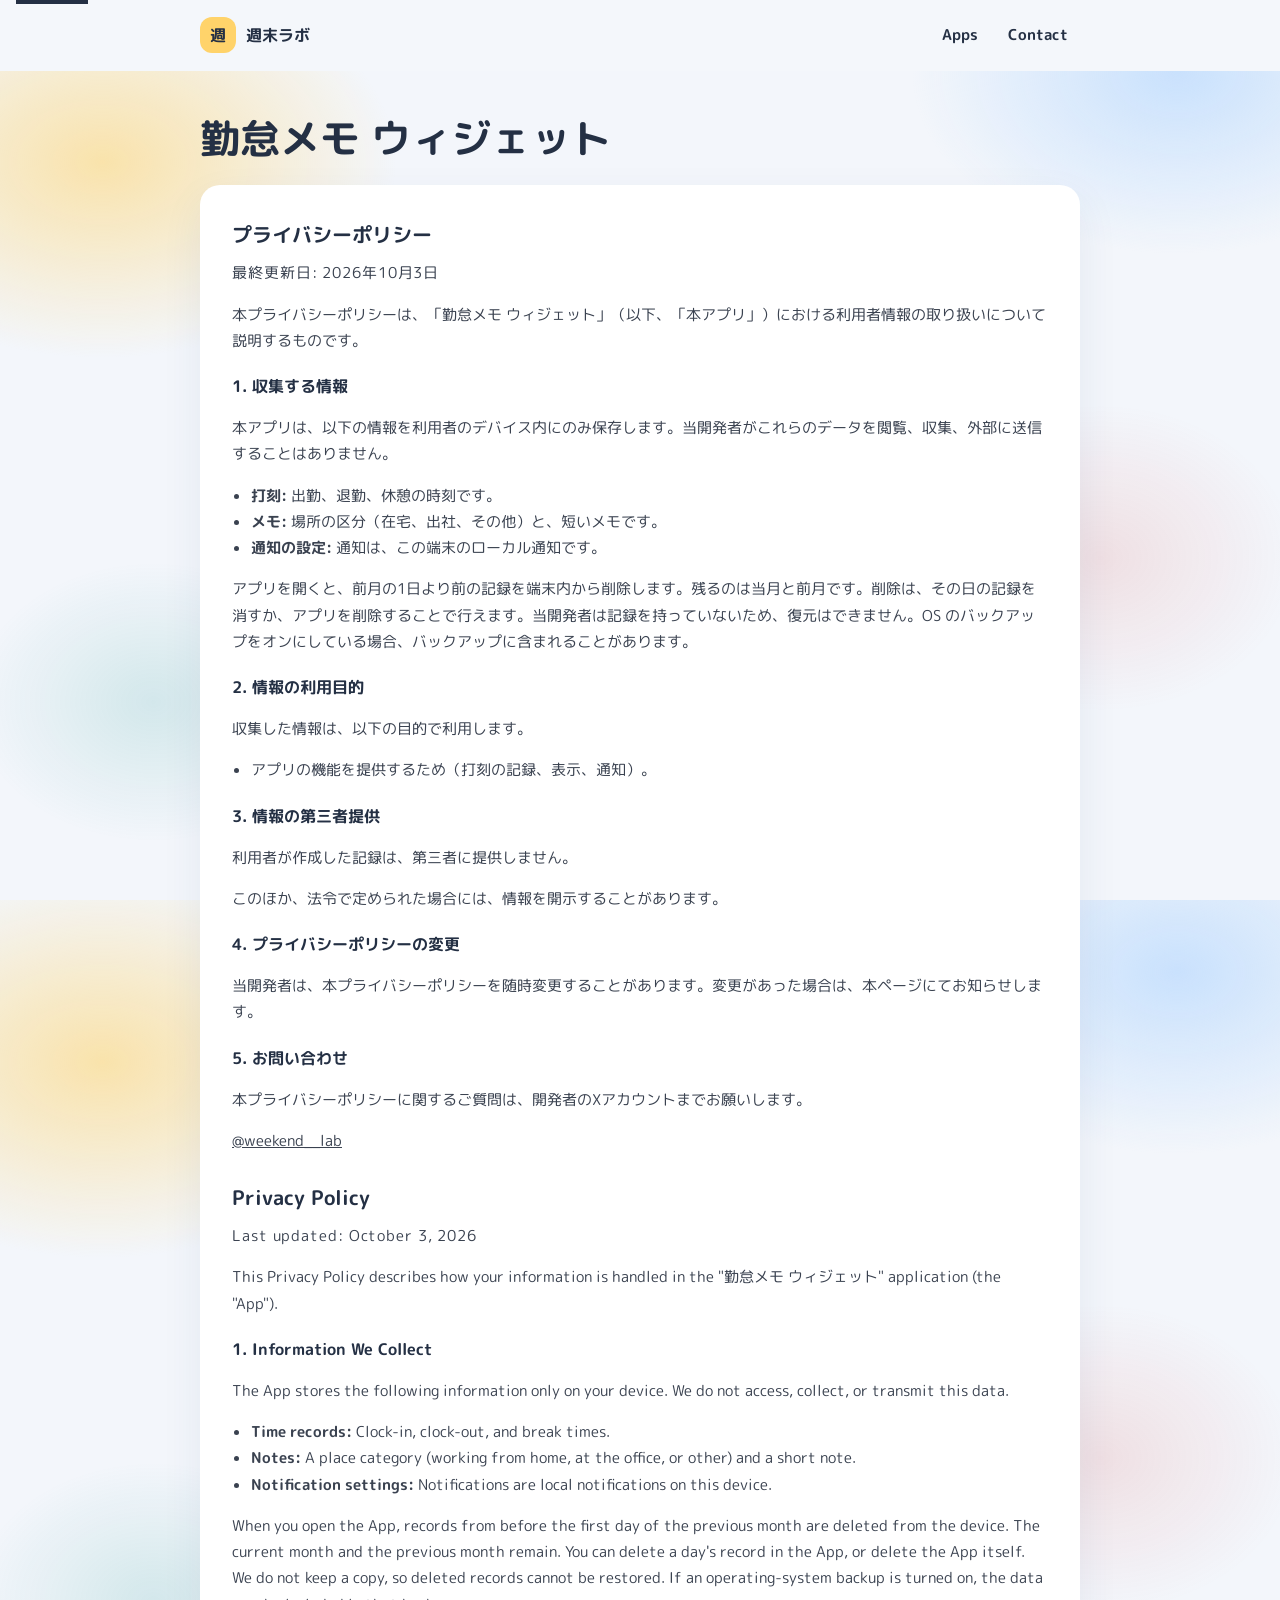
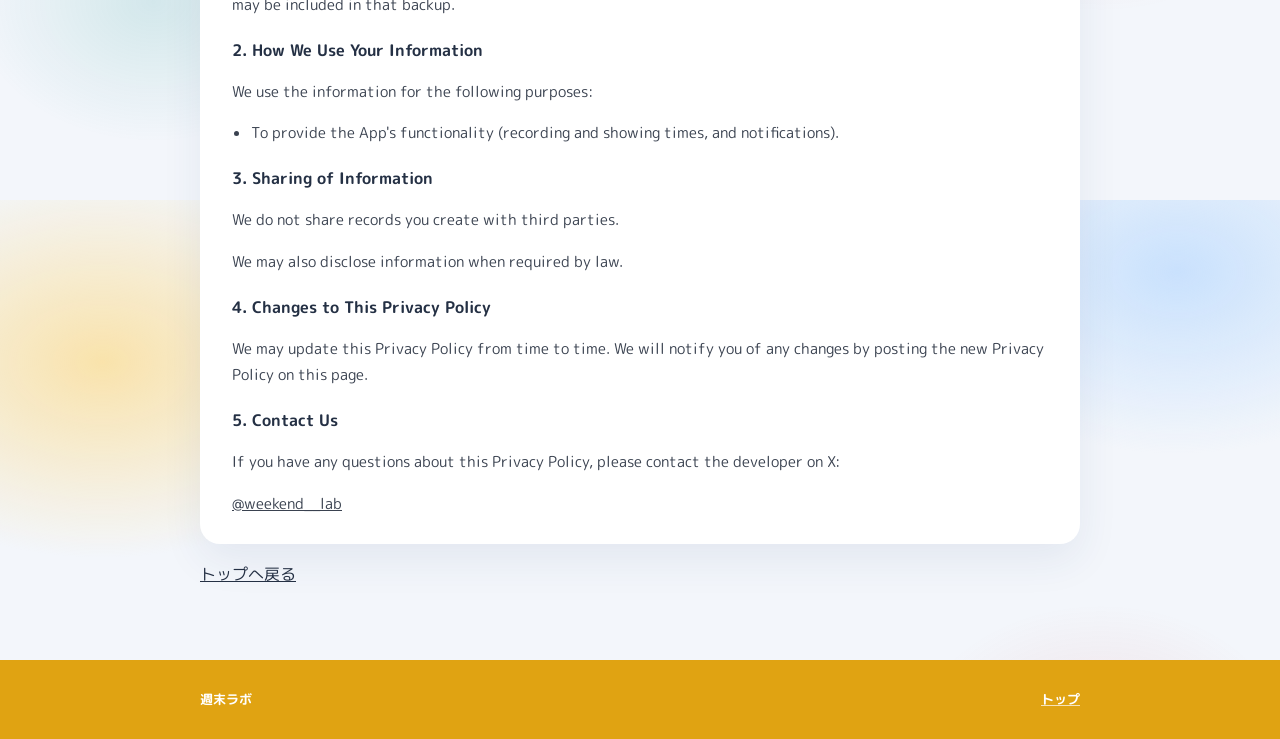
<file: kintai/privacy.html>
<!doctype html>
<html lang="ja">
  <head>
    <meta charset="utf-8" />
    <meta http-equiv="refresh" content="0; url=index.html#privacy" />
    <link rel="canonical" href="index.html#privacy" />
    <title>プライバシーポリシー — 勤怠メモ ウィジェット</title>
    <script>location.replace("index.html#privacy");</script>
  </head>
  <body>
    <p><a href="index.html#privacy">プライバシーポリシーへ</a></p>
  </body>
</html>
</file>
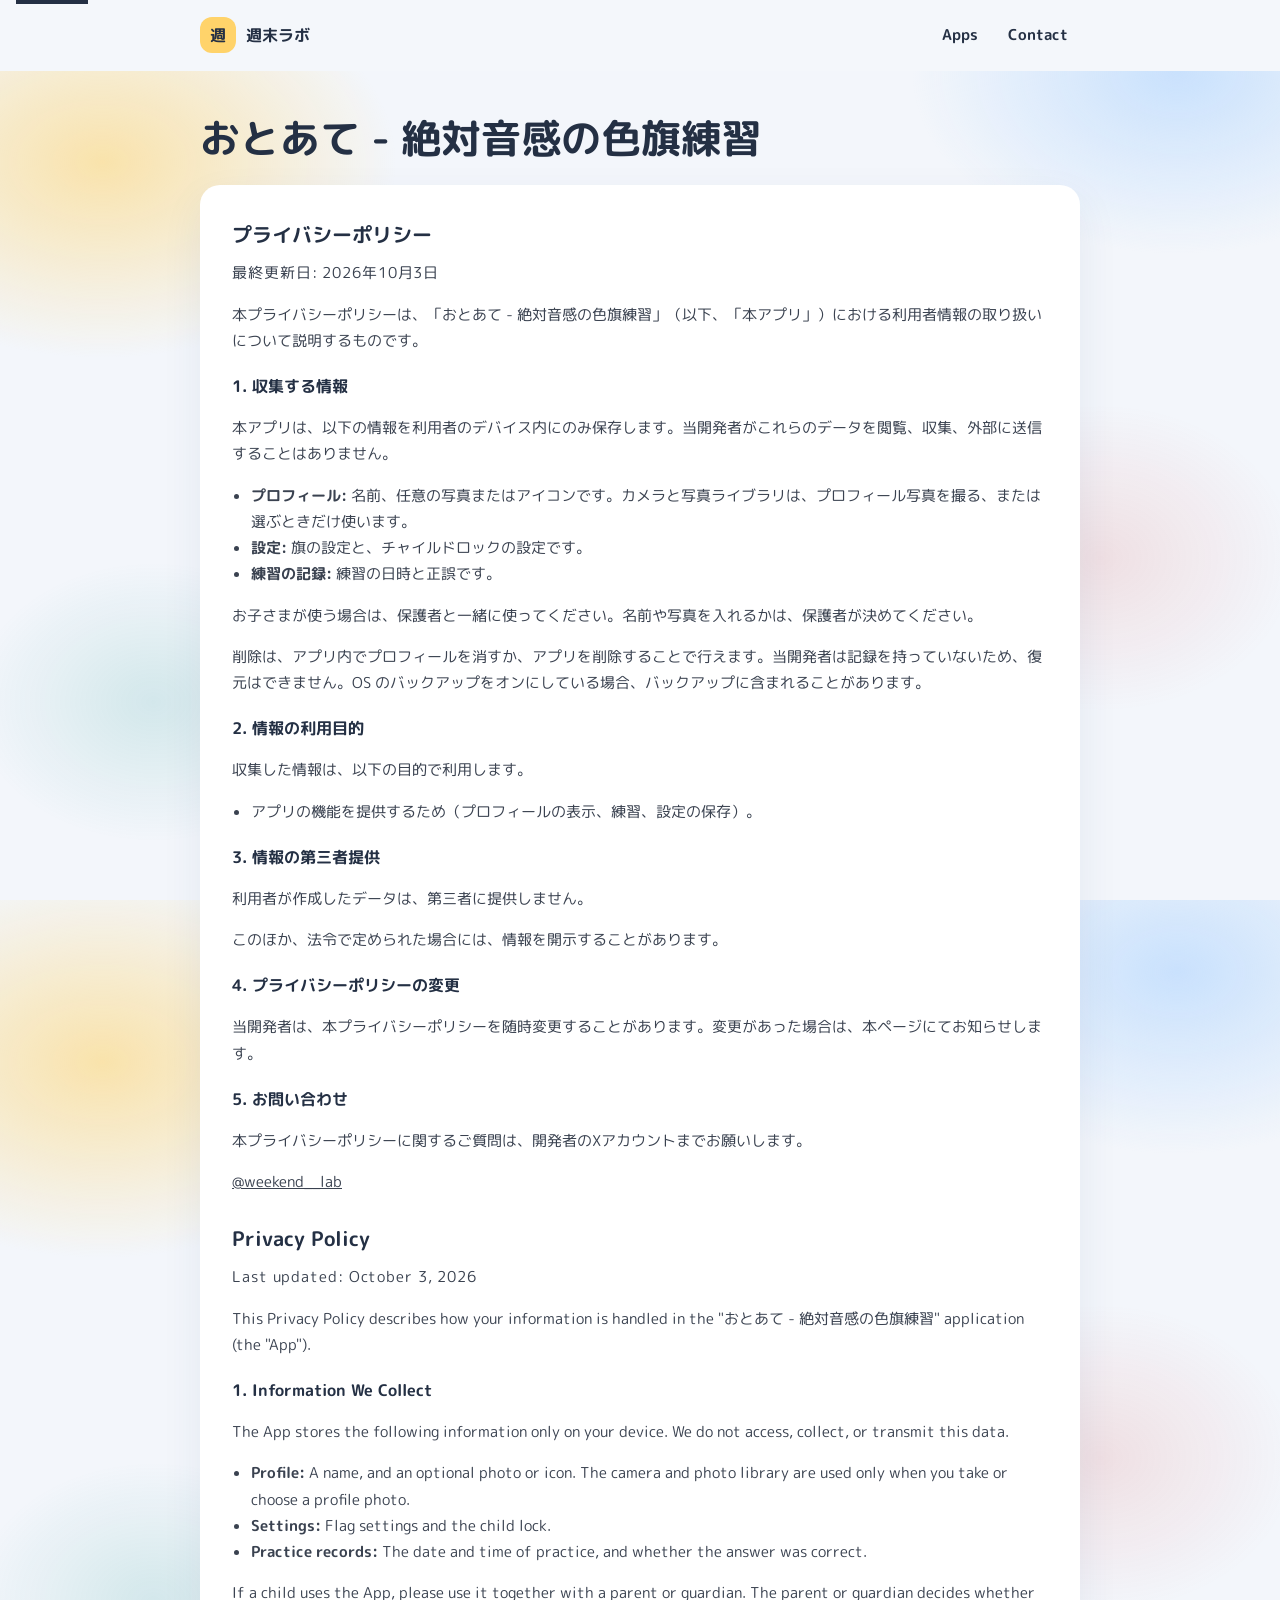
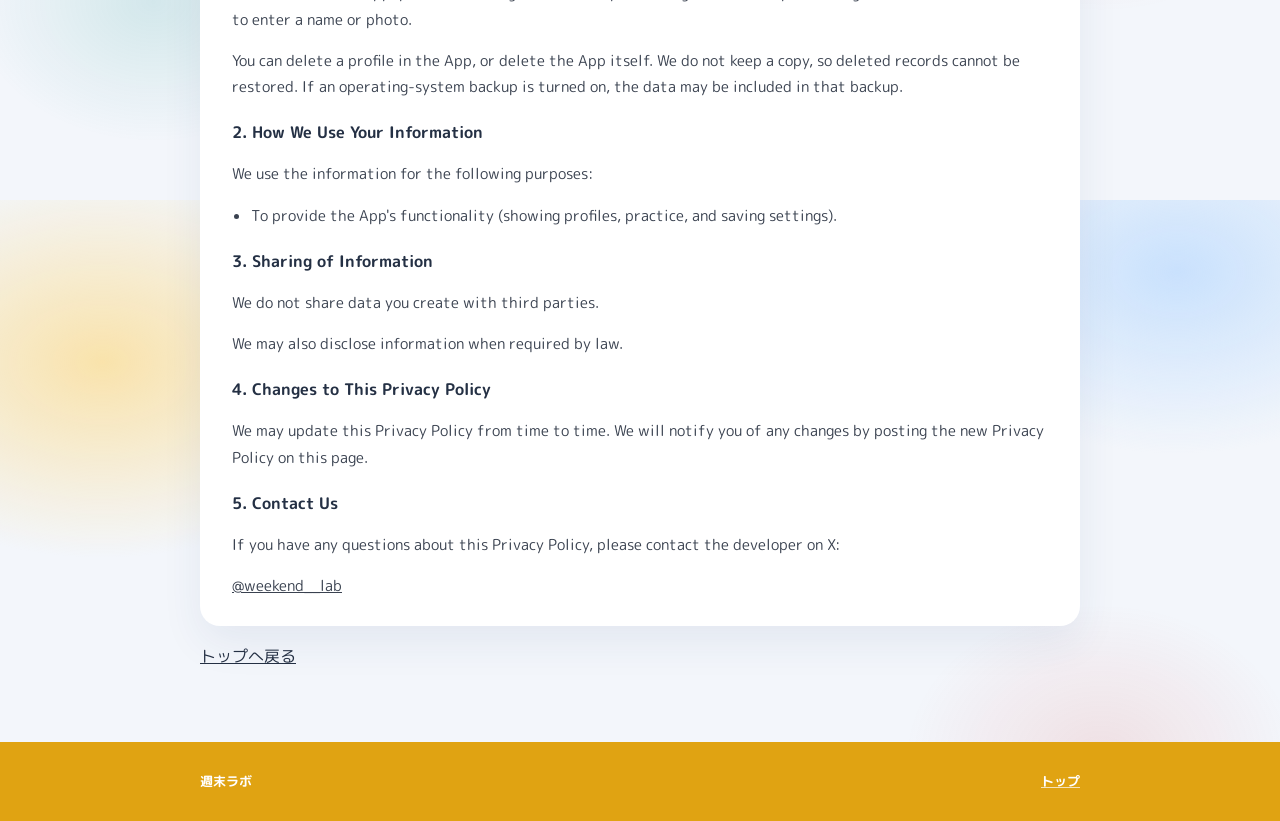
<file: otoate/privacy.html>
<!doctype html>
<html lang="ja">
  <head>
    <meta charset="utf-8" />
    <meta http-equiv="refresh" content="0; url=index.html#privacy" />
    <link rel="canonical" href="index.html#privacy" />
    <title>プライバシーポリシー — おとあて - 絶対音感の色旗練習</title>
    <script>location.replace("index.html#privacy");</script>
  </head>
  <body>
    <p><a href="index.html#privacy">プライバシーポリシーへ</a></p>
  </body>
</html>
</file>
<file: css/site.css>
:root {
  --bg: #f3f6fb;
  --bg-deep: #e7eef8;
  --ink: #243044;
  --muted: #5c6b7e;
  --line: rgba(36, 48, 68, 0.12);
  --card: #ffffff;
  --signal: #3b6fe0;
  --shadow: 0 16px 40px rgba(36, 64, 110, 0.08);
  --sans: "M PLUS Rounded 1c", "Hiragino Maru Gothic ProN", "Hiragino Sans", sans-serif;
  --serif: var(--sans);
  --mono: var(--sans);
  --display: var(--sans);
  --app: var(--ink);
  --app-soft: #f7f1e6;
  --radius: 24px;
  color-scheme: light;
}

[data-app="oto"] {
  --app: #d63c3c;
  --app-soft: #fff1ea;
}

[data-app="drip"] {
  --app: #0e8f8a;
  --app-soft: #e7f6f5;
}

[data-app="kintai"] {
  --app: #087a42;
  --app-soft: #e8f6ee;
}

*,
*::before,
*::after {
  box-sizing: border-box;
}

html {
  scroll-behavior: smooth;
  height: 100%;
}

body {
  display: flex;
  flex-direction: column;
  min-height: 100%;
  margin: 0;
  background:
    radial-gradient(420px 280px at 8% 18%, rgba(255, 211, 106, 0.55), transparent 70%),
    radial-gradient(380px 260px at 92% 8%, rgba(160, 205, 255, 0.5), transparent 70%),
    radial-gradient(280px 220px at 86% 62%, rgba(214, 60, 60, 0.12), transparent 70%),
    radial-gradient(260px 200px at 12% 78%, rgba(14, 143, 138, 0.14), transparent 70%),
    var(--bg);
  color: var(--ink);
  font-family: var(--sans);
  font-size: 16px;
  line-height: 1.75;
  text-rendering: optimizeLegibility;
}

::selection {
  background: #c9dcff;
  color: var(--ink);
}

a {
  color: inherit;
}

a:hover {
  color: var(--signal);
}

:focus-visible {
  outline: 2px solid var(--ink);
  outline-offset: 3px;
}

.skip {
  position: absolute;
  left: 16px;
  top: -40px;
  background: var(--ink);
  color: var(--bg);
  padding: 8px 12px;
  z-index: 10;
}

.skip:focus {
  top: 12px;
}

.wrap {
  width: min(880px, calc(100% - 48px));
  margin-inline: auto;
}

main {
  flex: 1 0 auto;
}

.nav {
  position: sticky;
  top: 0;
  z-index: 5;
  display: flex;
  align-items: center;
  justify-content: space-between;
  gap: 20px;
  width: 100%;
  margin: 0;
  padding: 16px max(24px, calc((100% - 880px) / 2));
  background: color-mix(in srgb, var(--bg) 94%, white);
  border-bottom: 1px solid transparent;
  backdrop-filter: blur(16px);
}

.brand {
  display: flex;
  align-items: center;
  gap: 10px;
  text-decoration: none;
  font-weight: 700;
}

.brand-mark {
  display: grid;
  place-items: center;
  width: 36px;
  height: 36px;
  border-radius: 12px;
  background: #ffd36a;
  color: var(--ink);
  font-weight: 700;
  font-size: 16px;
}

.nav-links {
  display: flex;
  gap: 6px;
  font-size: 15px;
  font-weight: 700;
}

.nav-links a {
  text-decoration: none;
  padding: 6px 12px;
  border-radius: 999px;
}

.nav-links a:hover {
  background: rgba(36, 48, 68, 0.06);
  color: inherit;
}

.nav-links a[aria-current="page"] {
  background: #e5edff;
  color: var(--signal);
}

.hero {
  position: relative;
  margin-top: 40px;
  padding: 48px 44px;
  background: #ffd36a;
  border-radius: 28px;
}

.kicker,
.eyebrow {
  margin: 0 0 12px;
  font-size: 14px;
  font-weight: 700;
  color: var(--signal);
}

h1,
h2,
h3 {
  font-weight: 700;
  letter-spacing: 0;
  text-wrap: balance;
}

.hero h1,
.wrap > h1 {
  margin: 0 0 8px;
  font-size: clamp(28px, 4vw, 40px);
  line-height: 1.35;
}

.wrap > h1 {
  margin-top: 40px;
}

.hero h1 em {
  display: block;
  font-style: normal;
  font-weight: 700;
  font-size: 0.62em;
  color: var(--muted);
}

.lede {
  max-width: 38rem;
  margin: 18px 0 0;
  font-size: 16px;
  color: #3d4b5e;
}

.hero-foot {
  display: flex;
  flex-wrap: wrap;
  gap: 8px;
  margin-top: 22px;
}

.hero-foot span {
  padding: 6px 12px;
  border-radius: 999px;
  background: white;
  font-size: 13px;
  font-weight: 700;
  color: var(--muted);
}

.section-label {
  display: flex;
  justify-content: space-between;
  align-items: baseline;
  scroll-margin-top: 88px;
  margin: 52px 0 0;
  font-size: 14px;
  font-weight: 700;
  color: var(--muted);
}

.work {
  display: grid;
  grid-template-columns: minmax(0, 1fr) minmax(260px, 400px);
  gap: 28px;
  align-items: center;
  margin-top: 16px;
  padding: 22px;
  background: var(--card);
  border-radius: 24px;
  box-shadow: var(--shadow);
  text-decoration: none;
  color: inherit;
}

.work:last-child {
  margin-bottom: 8px;
}

.work:hover {
  color: inherit;
}

.work:hover .work-title {
  color: var(--app);
}

.work-no {
  margin: 0;
  font-size: 13px;
  font-weight: 700;
  color: var(--app);
}

.work-title {
  margin: 6px 0 0;
  font-size: clamp(26px, 3vw, 34px);
  line-height: 1.3;
  transition: color 0.2s ease;
}

.work-en {
  margin: 2px 0 0;
  font-style: normal;
  font-weight: 700;
  font-size: 15px;
  color: var(--muted);
}

.work p {
  margin: 12px 0 0;
  max-width: 36rem;
  color: var(--muted);
}

.work-go {
  display: inline-block;
  margin-top: 14px;
  font-size: 14px;
  font-weight: 700;
  color: var(--signal);
}

.principles {
  display: grid;
  grid-template-columns: repeat(3, 1fr);
  gap: 18px;
  padding: 54px 0 20px;
}

.principles article {
  padding: 22px;
  background: color-mix(in srgb, var(--card) 75%, transparent);
  border: 1px solid var(--line);
  border-radius: 18px;
}

.principles h2 {
  margin: 0 0 8px;
  font-size: 18px;
}

.principles p {
  margin: 0;
  color: var(--muted);
  font-size: 14.5px;
}

.site-footer {
  display: flex;
  justify-content: space-between;
  align-items: center;
  gap: 20px;
  flex-wrap: wrap;
  width: 100%;
  margin: 56px 0 0;
  padding: 28px max(24px, calc((100% - 880px) / 2));
  background: #e0a312;
  color: #fff;
  font-size: 13px;
  font-weight: 700;
}

.site-footer a {
  color: #fff;
  text-decoration-color: rgba(255, 255, 255, 0.7);
}

.site-footer a:hover {
  color: #fff;
  opacity: 0.8;
}

.footer-links {
  display: flex;
  flex-wrap: wrap;
  gap: 8px 16px;
}

[data-privacy-links] {
  display: contents;
}

.about {
  margin-top: 8px;
  padding: 28px 28px 22px;
  background: var(--card);
  border-radius: 24px;
  box-shadow: var(--shadow);
}

.about h2 {
  margin: 0 0 12px;
  font-size: clamp(28px, 3vw, 36px);
}

.about p {
  max-width: 40rem;
  margin: 0 0 12px;
  color: #3d4b5e;
}

.about p:last-child {
  margin-bottom: 0;
}

.app-grid {
  display: grid;
  grid-template-columns: 1fr;
  gap: 18px;
  margin: 16px 0 8px;
}

.contact-card {
  margin-top: 16px;
  padding: 32px 28px;
  background: var(--card);
  border-radius: 20px;
  box-shadow: var(--shadow);
  text-align: center;
  scroll-margin-top: 88px;
}

.contact-x {
  display: inline-flex;
  align-items: center;
  gap: 10px;
  font-size: 18px;
  font-weight: 700;
  text-decoration: none;
}

.contact-x svg {
  width: 22px;
  height: 22px;
  fill: currentColor;
}

.contact-card p {
  margin: 12px 0 0;
  color: var(--muted);
  font-size: 14px;
}

.app-card {
  display: flex;
  flex-direction: column;
  align-items: center;
  gap: 16px;
  padding: 32px 28px 28px;
  background: var(--card);
  border-radius: 20px;
  box-shadow: var(--shadow);
  color: inherit;
  text-align: center;
  scroll-margin-top: 88px;
}

.app-card > img,
.app-card .app-icon {
  width: 56px;
  height: 56px;
  border-radius: 14px;
  flex: none;
}

.app-card-body {
  width: 100%;
  min-width: 0;
}

.store-badges {
  display: flex;
  flex-wrap: wrap;
  align-items: center;
  justify-content: center;
  gap: 10px;
  margin-top: 16px;
}

.store-badge {
  display: block;
  line-height: 0;
}

.store-badge img {
  display: block;
  height: 40px;
  width: auto;
}

a.store-badge:hover {
  opacity: 0.86;
}

.app-jumps {
  display: flex;
  flex-wrap: wrap;
  justify-content: center;
  gap: 6px 16px;
  margin: 14px 0 0;
  font-size: 13px;
  font-weight: 700;
}

.app-jumps a {
  color: var(--signal);
}

.app-card-head {
  display: flex;
  align-items: center;
  gap: 12px;
}

.app-card-head img,
.product-icon {
  width: 52px;
  height: 52px;
  border-radius: 14px;
  flex: none;
}

.product-icon {
  width: 72px;
  height: 72px;
  border-radius: 18px;
  margin-bottom: 12px;
}

.app-card h2,
.support-card .app-card-head h2 {
  margin: 0;
  font-size: 17px;
  line-height: 1.4;
}

.support-card .work-no {
  margin: 4px 0 0;
  font-size: 13px;
  font-weight: 700;
  color: var(--app);
}

.app-card-body > p:not(.app-jumps) {
  margin: 10px 0 0;
  color: var(--muted);
  font-size: 14px;
  line-height: 1.75;
}

.app-card .app-jumps {
  margin-top: 14px;
}

.doc-block {
  scroll-margin-top: 88px;
  margin-top: 20px;
  padding: 32px 32px 12px;
  background: var(--card);
  border-radius: 20px;
  box-shadow: var(--shadow);
}

.doc-block h2 {
  margin: 26px 0 8px;
  font-size: 20px;
}

.doc-block h2:first-child,
.doc-block .kicker + h2 {
  margin-top: 0;
}

.doc-block h3 {
  margin: 18px 0 4px;
  font-size: 16px;
}

.doc-block p,
.doc-block li {
  color: #3a4250;
  font-size: 15px;
}

.doc-block ul {
  margin: 8px 0 14px;
  padding-left: 1.2em;
}

.doc-block .meta-line {
  margin-top: 0;
}

.docs {
  margin-top: 28px;
}

.support-card .app-card-head {
  margin-bottom: 10px;
}

.support-card > p {
  margin: 0;
}

.shot-frame {
  background: #edf2f8;
  border: 1px solid var(--line);
  border-radius: 28px;
  overflow: hidden;
}

.shot-frame img {
  display: block;
  width: 100%;
  max-height: 460px;
  object-fit: cover;
  object-position: center;
}

.product-hero {
  display: grid;
  grid-template-columns: minmax(0, 1.1fr) minmax(260px, 0.9fr);
  gap: 48px;
  align-items: center;
  padding: 28px 0 10px;
}

.product-hero h1 {
  margin: 0;
  font-size: clamp(32px, 4.2vw, 46px);
  line-height: 1.35;
}

.en-name {
  margin: 0 0 6px;
  font-style: normal;
  font-weight: 700;
  font-size: 18px;
  color: var(--app);
}

.pills {
  display: flex;
  flex-wrap: wrap;
  gap: 8px;
  margin: 18px 0 0;
  padding: 0;
  list-style: none;
}

.pills li {
  padding: 5px 12px;
  background: var(--bg-deep);
  border-radius: 999px;
  font-size: 13px;
  font-weight: 700;
}

.layout {
  display: grid;
  grid-template-columns: minmax(0, 1fr) 280px;
  gap: 56px;
  padding: 36px 0 20px;
}

.prose h2 {
  margin: 36px 0 10px;
  font-size: 24px;
}

.prose h2:first-child {
  margin-top: 0;
}

.prose h3 {
  margin: 22px 0 6px;
  font-size: 17px;
}

.prose p,
.prose li {
  color: #3a342c;
}

.prose ul,
.prose ol {
  padding-left: 1.2em;
}

.feature-grid {
  display: grid;
  grid-template-columns: 1fr 1fr;
  gap: 12px;
  margin-top: 14px;
}

.feature-grid article {
  padding: 16px 16px 14px;
  background: var(--card);
  border: 1px solid var(--line);
  border-radius: 16px;
}

.feature-grid h3 {
  margin: 0 0 4px;
  font-size: 15px;
}

.feature-grid p {
  margin: 0;
  font-size: 14px;
  color: var(--muted);
}

.side {
  position: sticky;
  top: 84px;
  align-self: start;
  display: grid;
  gap: 16px;
}

.spec {
  margin: 0;
  padding: 8px 0;
  border-top: 1px solid var(--line);
}

.spec div {
  display: grid;
  grid-template-columns: 92px 1fr;
  gap: 10px;
  padding: 9px 0;
  border-bottom: 1px solid var(--line);
  font-size: 13px;
}

.spec dt {
  font-size: 13px;
  font-weight: 700;
  color: var(--muted);
}

.spec dd {
  margin: 0;
}

.doc-links {
  display: grid;
  gap: 8px;
}

.doc-links a {
  display: flex;
  justify-content: space-between;
  padding: 12px 14px;
  background: var(--card);
  border: 1px solid var(--line);
  border-radius: 12px;
  text-decoration: none;
  font-size: 14px;
}

.doc-links a span {
  font-family: var(--mono);
  font-size: 12px;
  color: var(--muted);
}

.faq details {
  border-top: 1px solid var(--line);
}

.faq details:last-child {
  border-bottom: 1px solid var(--line);
}

.faq summary {
  cursor: pointer;
  padding: 14px 0;
  font-weight: 500;
}

.faq details p {
  margin: 0 0 14px;
}

.support-list {
  display: grid;
  gap: 16px;
  padding-bottom: 20px;
}

.support-card {
  display: block;
  padding: 22px 22px 18px;
  background: var(--card);
  border: 1px solid var(--line);
  border-left: 4px solid var(--app);
  border-radius: 18px;
}

.support-card h2 {
  margin: 4px 0;
  font-size: 26px;
}

.support-card p {
  margin: 0;
  color: var(--muted);
}

.support-card .links {
  display: flex;
  flex-wrap: wrap;
  gap: 8px;
  margin-top: 12px;
  font-size: 14px;
  font-weight: 700;
}

.support-card .links a {
  color: var(--signal);
  text-decoration: none;
}

.page-hero {
  padding: 18px 0 8px;
}

.page-hero h1 {
  margin: 0;
  font-size: clamp(30px, 4vw, 42px);
  line-height: 1.35;
}

.legal {
  width: min(760px, 100%);
  padding-bottom: 24px;
}

.legal h1 {
  font-size: clamp(30px, 4vw, 40px);
  line-height: 1.35;
}

.legal h2 {
  margin: 32px 0 8px;
  font-size: 22px;
}

.legal p,
.legal li {
  color: #3d4b5e;
}

.meta-line {
  color: var(--muted);
  font-family: var(--mono);
  font-size: 12px;
  letter-spacing: 0.06em;
}

.contact-box {
  margin-top: 28px;
  padding: 18px 18px 14px;
  background: var(--card);
  border: 1px solid var(--line);
  border-radius: 16px;
}

.specimen {
  background: var(--card);
  border: 1px solid rgba(28, 25, 21, 0.08);
  border-radius: var(--radius);
  box-shadow: var(--shadow);
  overflow: hidden;
}

.specimen-bar {
  display: flex;
  justify-content: space-between;
  padding: 14px 16px 0;
  font-family: var(--mono);
  font-size: 11px;
  letter-spacing: 0.08em;
  text-transform: uppercase;
  color: var(--muted);
}

.oto-stage {
  margin: 12px;
  padding: 16px;
  border-radius: 22px;
  background: #fff6ec;
}

.flags {
  display: grid;
  grid-template-columns: repeat(3, 1fr);
  gap: 10px;
}

.flag {
  display: grid;
  justify-items: center;
  gap: 6px;
  padding: 10px 4px 8px;
  border-radius: 14px;
  background: rgba(255, 255, 255, 0.72);
  font-size: 12px;
}

.flag i {
  width: 34px;
  height: 24px;
  border-radius: 4px 10px 10px 4px;
  box-shadow: 2px 2px 0 rgba(28, 25, 21, 0.08);
}

.flag.hot {
  outline: 2px solid #1c1915;
}

.drip-stage,
.kintai-stage {
  padding: 8px 18px 18px;
}

.recipe-name {
  margin: 8px 0 0;
  font-size: 24px;
  font-weight: 700;
}

.stats {
  display: flex;
  gap: 16px;
  margin: 8px 0 14px;
  font-family: var(--mono);
  font-size: 12px;
  color: var(--muted);
}

.stats b {
  display: block;
  color: var(--app);
  font-size: 16px;
  font-weight: 500;
}

.steps {
  margin: 0;
  padding: 0;
  list-style: none;
}

.steps li {
  display: grid;
  grid-template-columns: 52px 1fr;
  gap: 8px;
  padding: 8px 0;
  border-top: 1px solid var(--line);
  font-size: 14px;
}

.steps time {
  font-family: var(--mono);
  font-size: 12px;
  color: var(--app);
}

.kintai-status {
  margin: 10px 0 0;
  font-family: var(--mono);
  font-size: 12px;
  letter-spacing: 0.12em;
  text-transform: uppercase;
  color: var(--app);
}

.kintai-stage strong {
  display: block;
  margin-top: 4px;
  font-family: var(--serif);
  font-size: 34px;
  font-weight: 600;
}

.times {
  display: flex;
  gap: 18px;
  margin: 12px 0;
  color: var(--muted);
  font-size: 13px;
}

.punch {
  display: block;
  width: 100%;
  padding: 14px;
  border: 0;
  border-radius: 16px;
  background: var(--app);
  color: white;
  font-family: var(--sans);
  font-size: 16px;
  font-weight: 600;
}

.caption {
  margin: 8px 2px 0;
  color: var(--muted);
  font-family: var(--mono);
  font-size: 11px;
  letter-spacing: 0.06em;
}

.not-found {
  padding: 12vh 0 20vh;
}

.not-found h1 {
  font-size: clamp(48px, 8vw, 72px);
  margin: 0;
  line-height: 1.15;
}

@media (min-width: 900px) {
  .app-grid {
    grid-template-columns: 1fr 1fr;
  }
}

@media (max-width: 860px) {
  .work,
  .product-hero,
  .layout,
  .principles,
  .feature-grid {
    grid-template-columns: 1fr;
  }

  .side {
    position: static;
  }

  .nav {
    flex-wrap: wrap;
  }
}

@media (max-width: 640px) {
  .wrap {
    width: min(880px, calc(100% - 32px));
  }

  .nav {
    padding-inline: 16px;
  }

  .nav-links {
    gap: 14px;
  }

  .hero {
    margin-top: 24px;
    padding: 32px 22px;
  }

  .section-label {
    margin-top: 36px;
  }

  .app-card {
    padding: 28px 22px 24px;
  }

  .site-footer {
    margin-top: 40px;
    padding-inline: 16px;
  }
}

@media (prefers-reduced-motion: reduce) {
  html {
    scroll-behavior: auto;
  }

  .work-title {
    transition: none;
  }
}

@media print {
  body::before,
  .nav,
  .site-footer,
  .skip,
  .specimen,
  .doc-links {
    display: none !important;
  }

  body {
    background: white;
  }

  .layout,
  .product-hero {
    display: block;
  }
}
</file>
